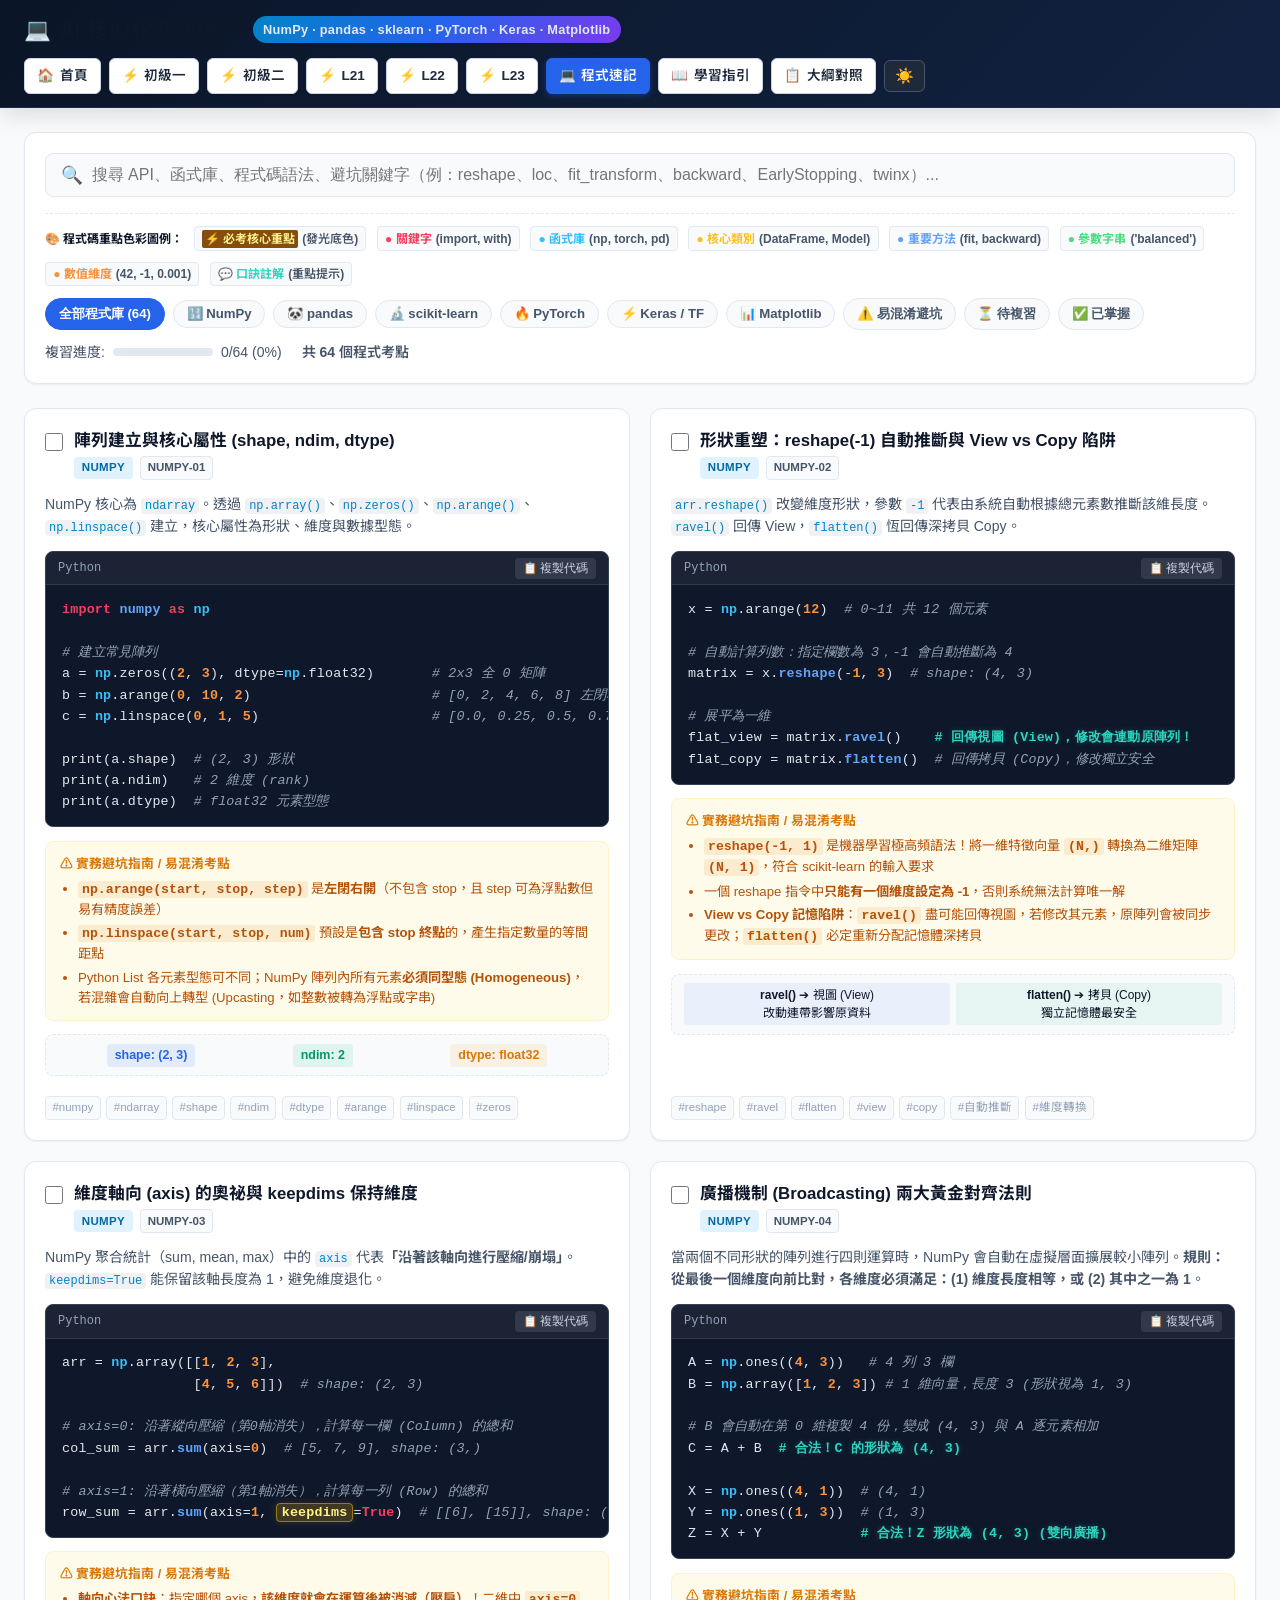
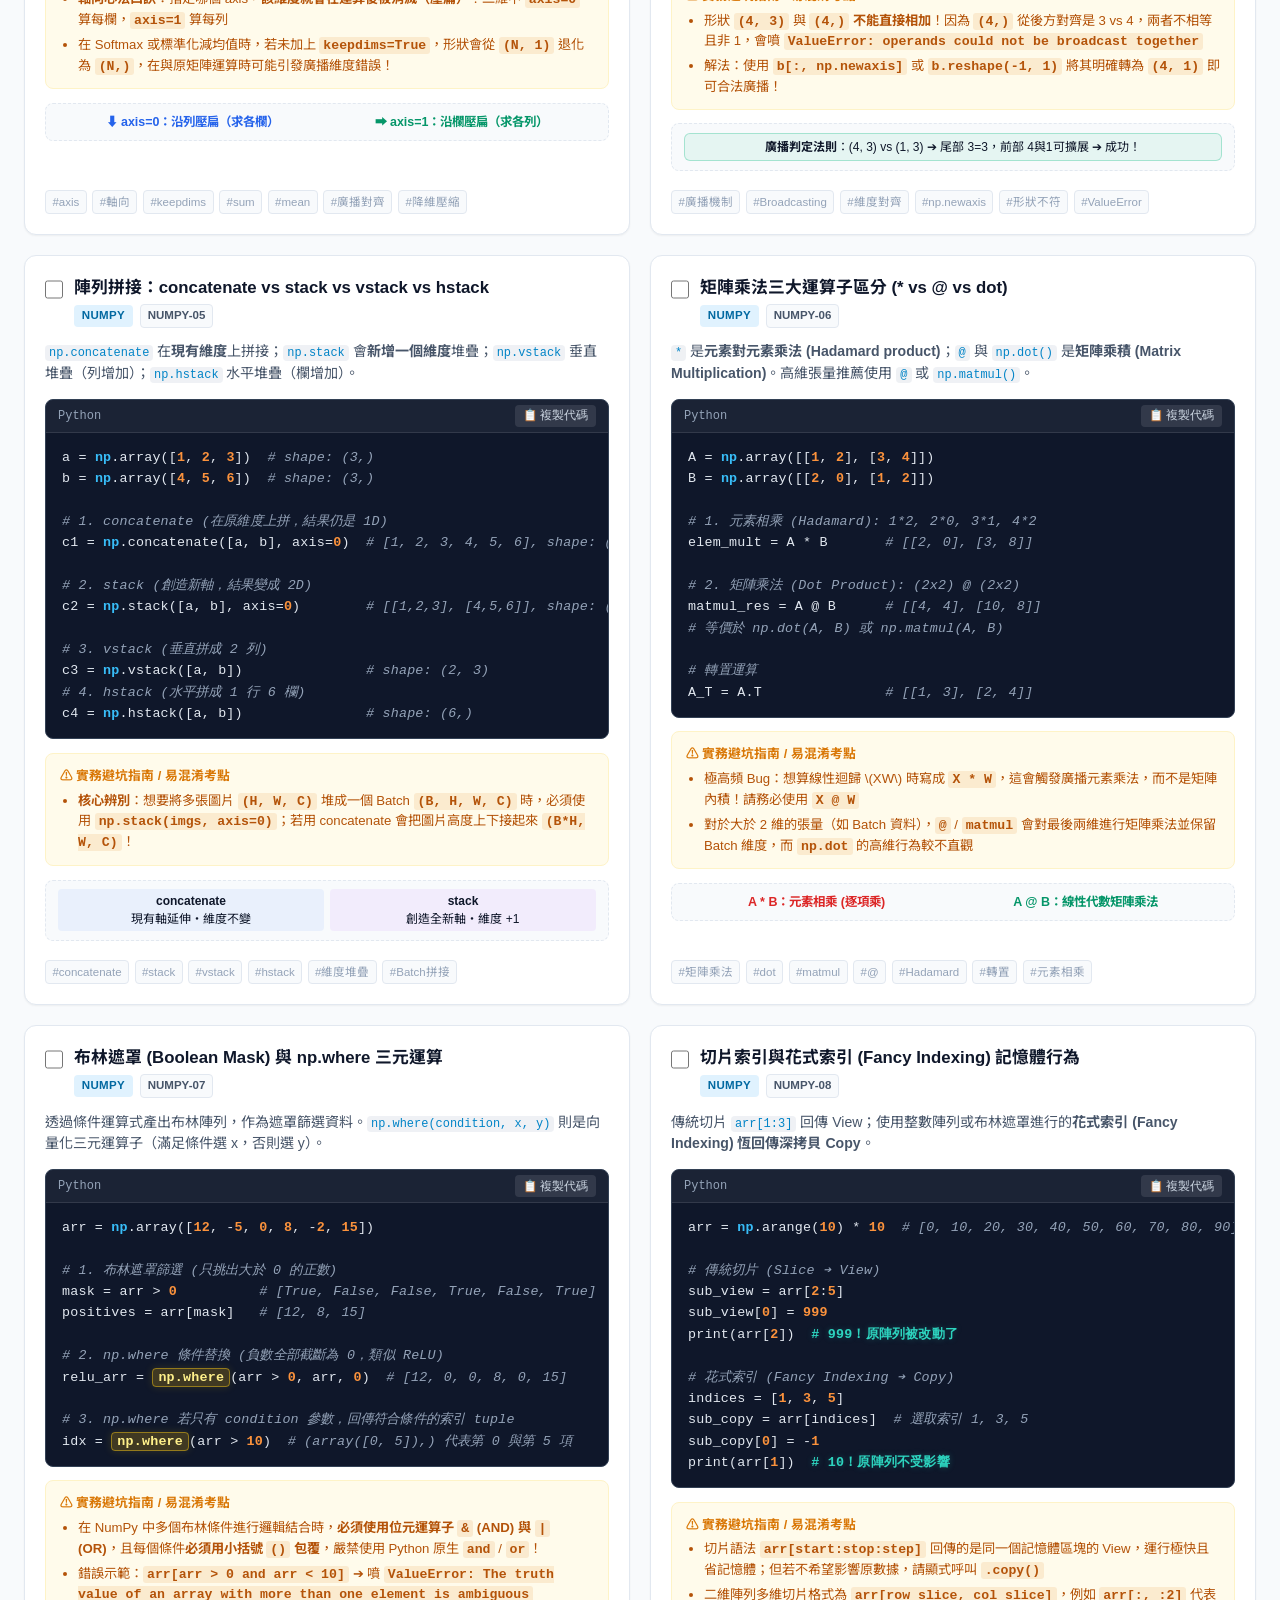
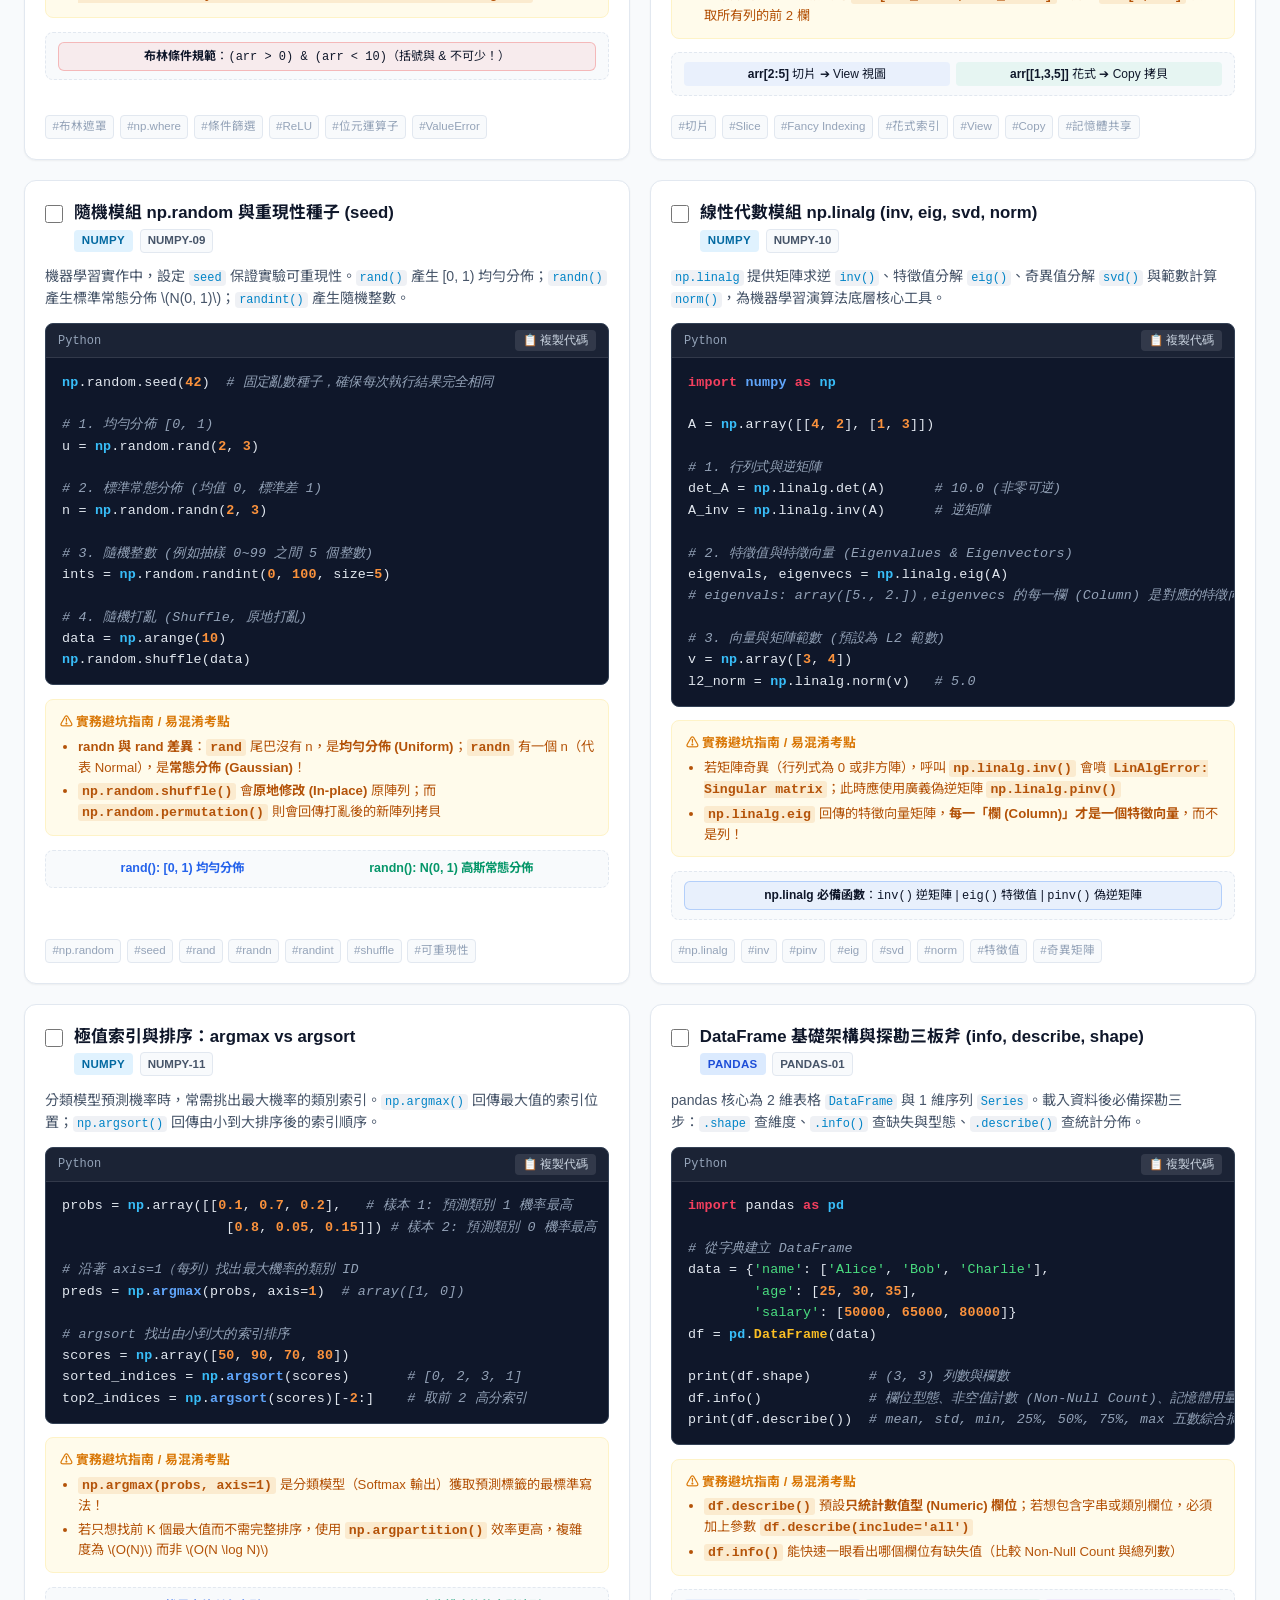
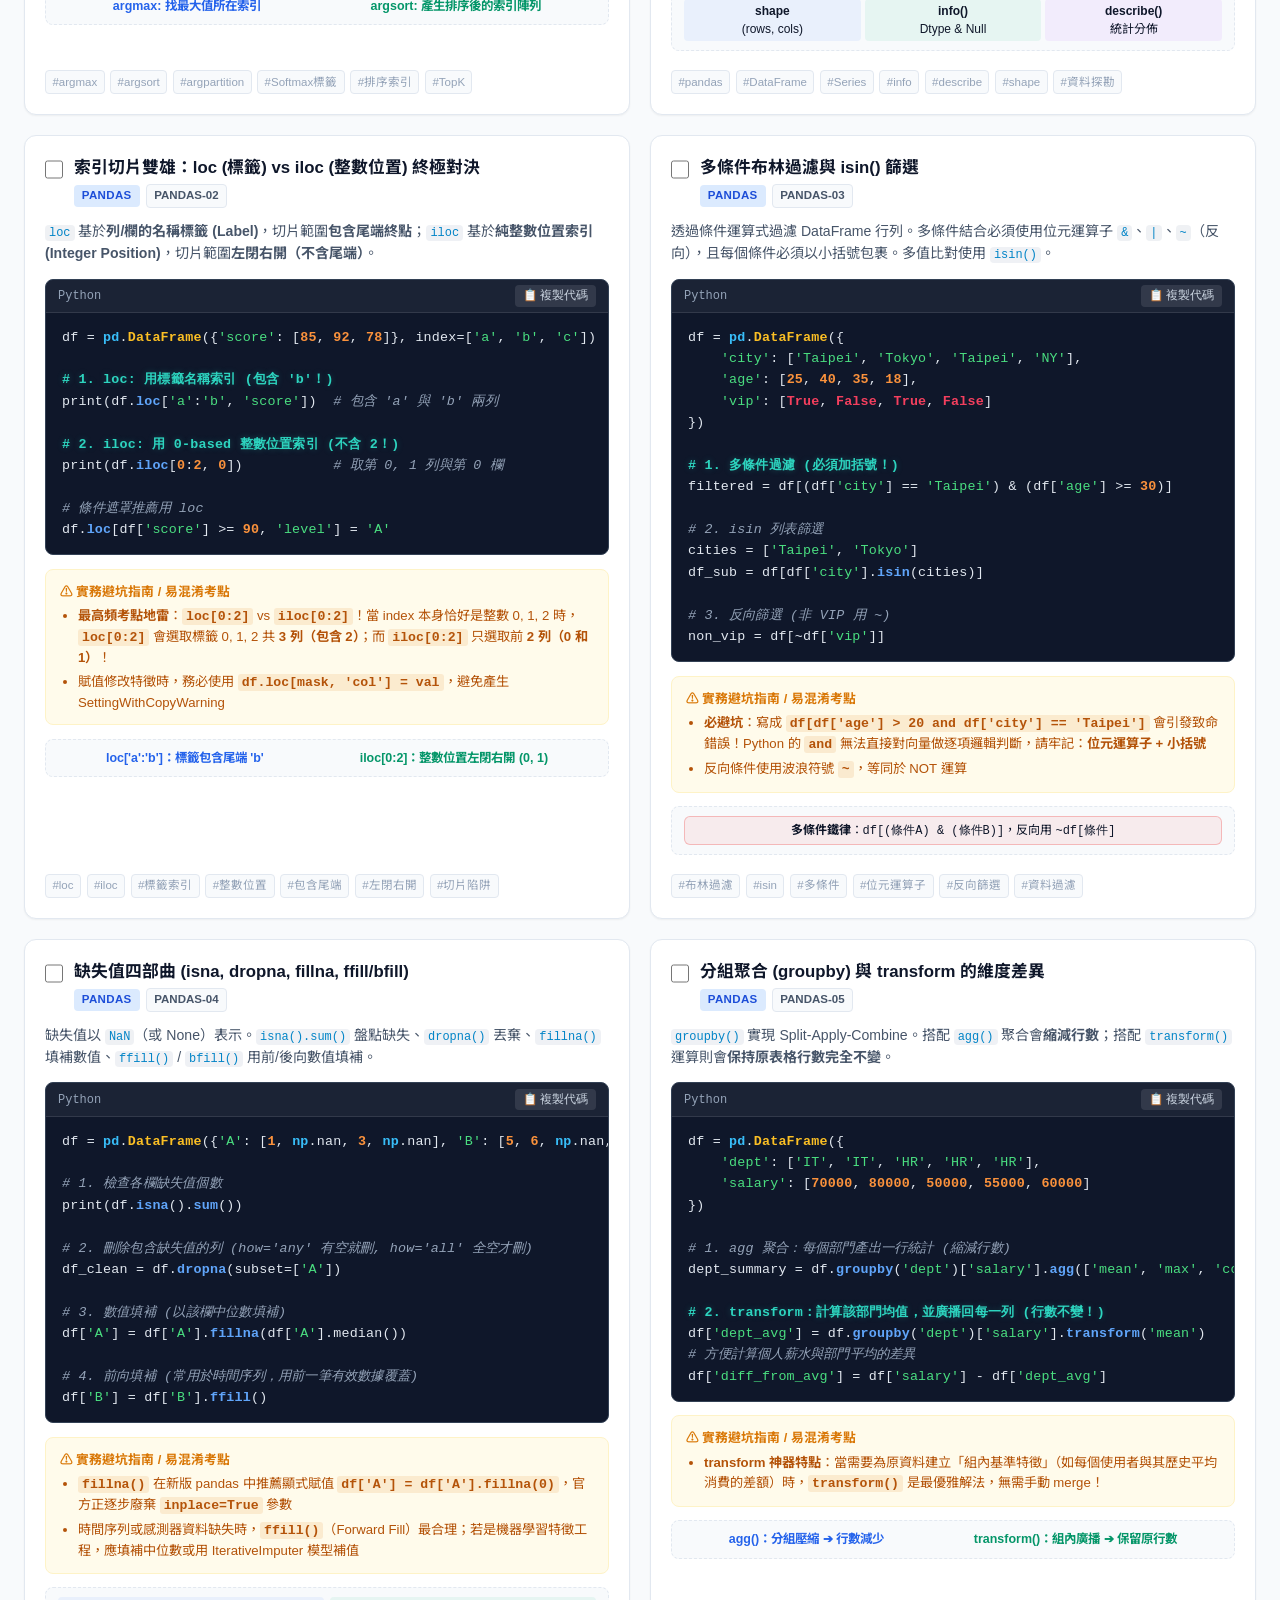
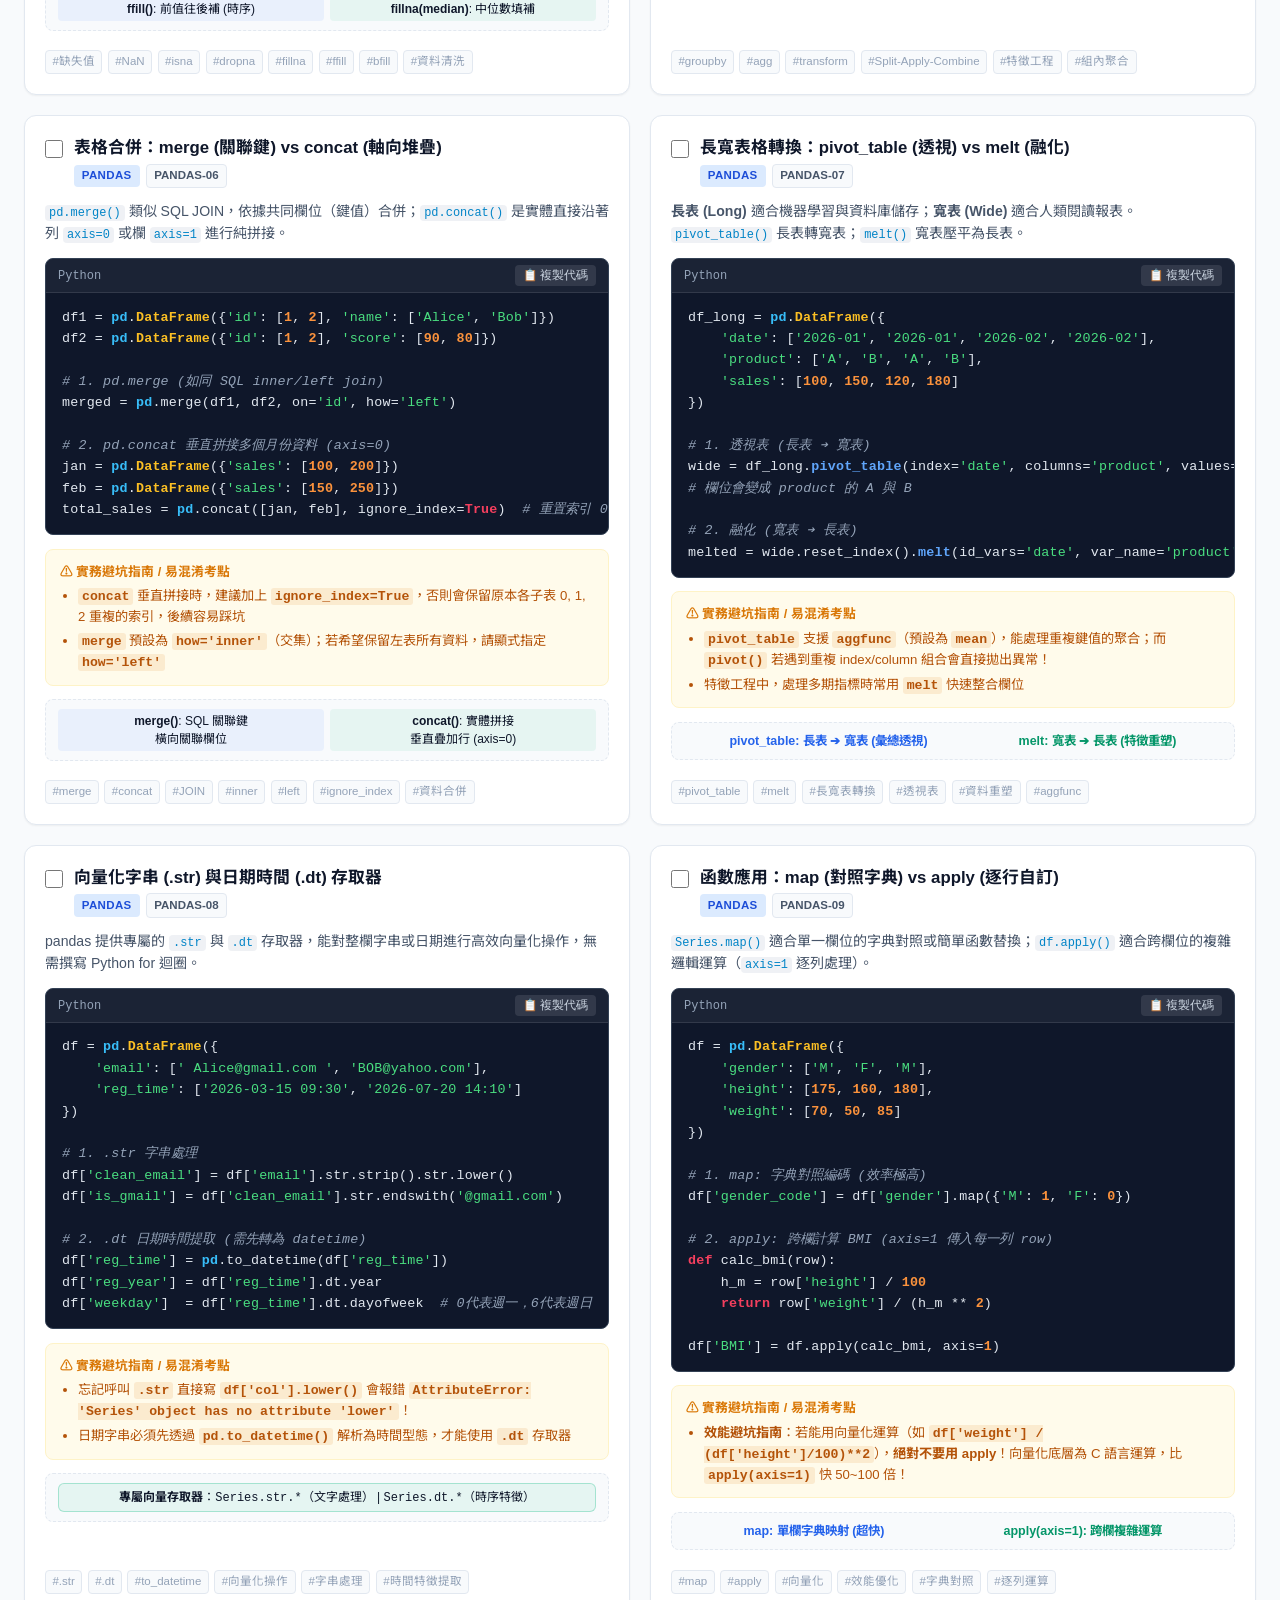
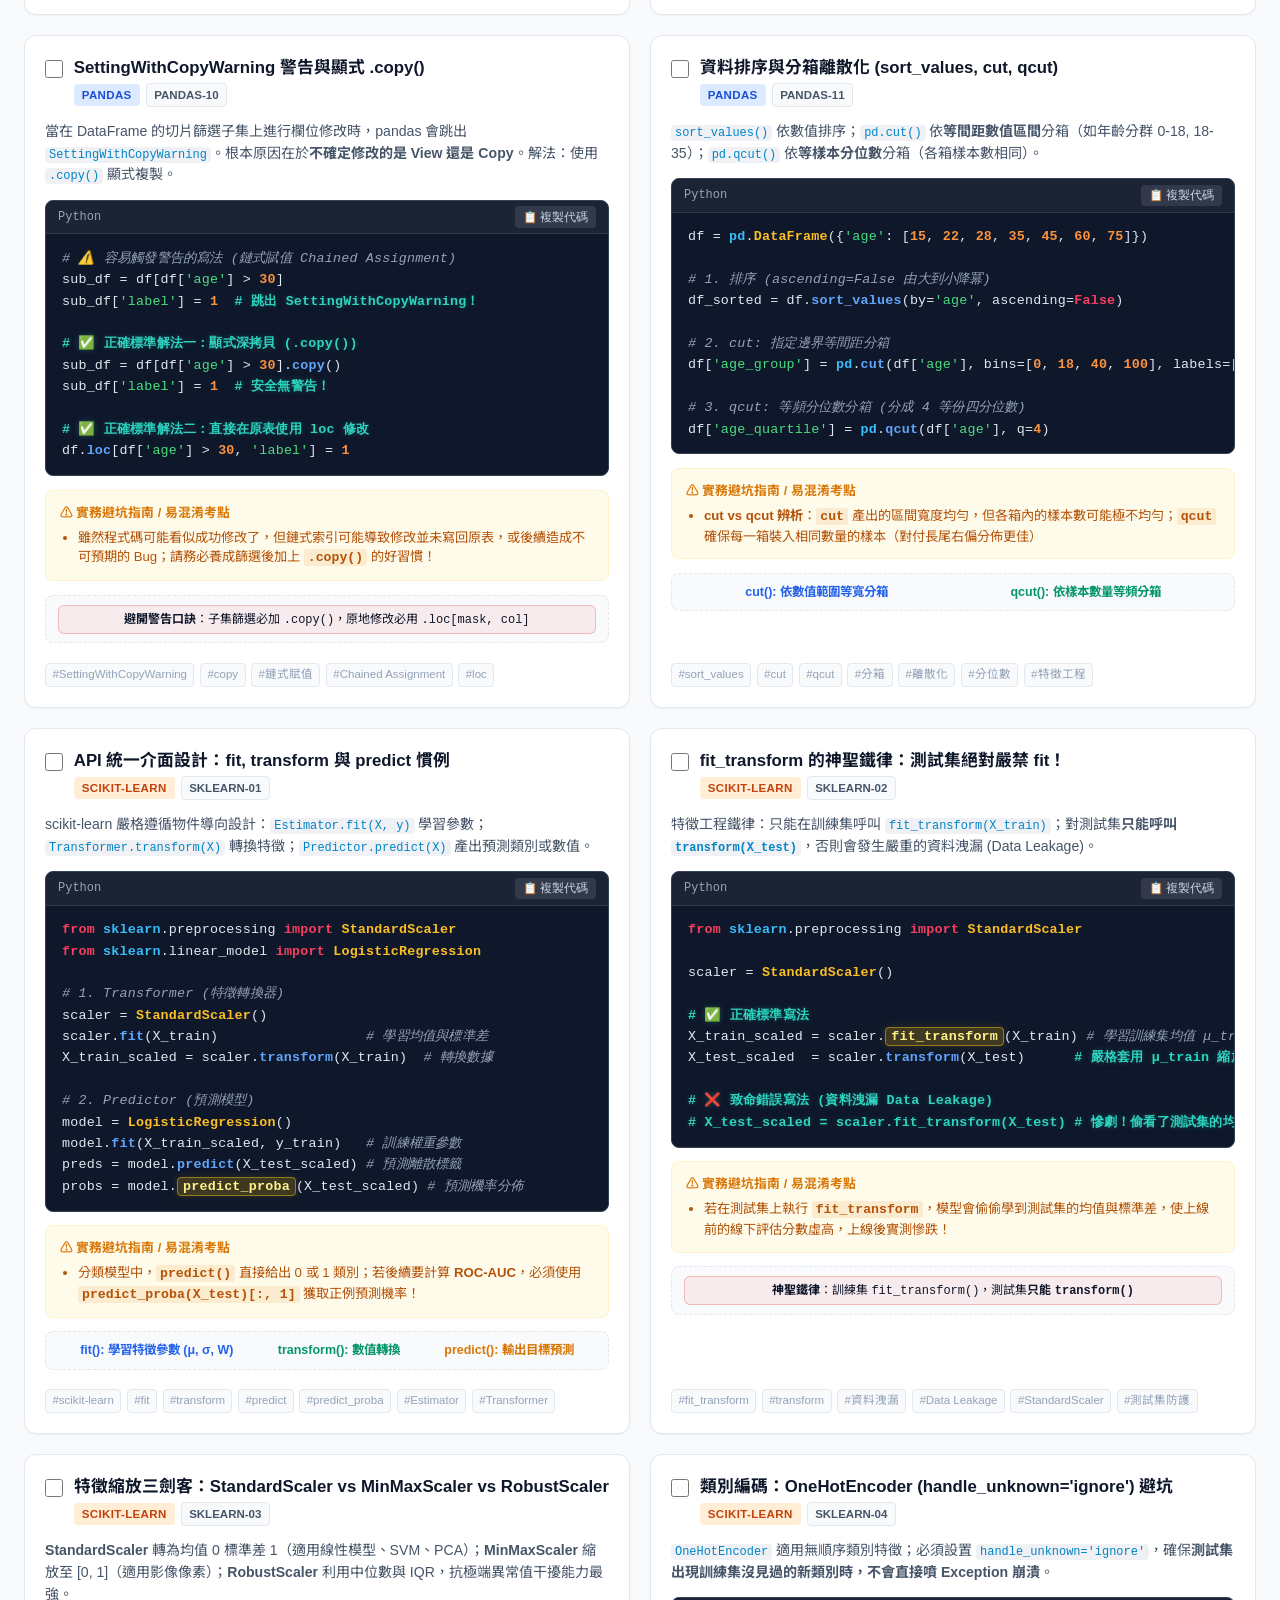
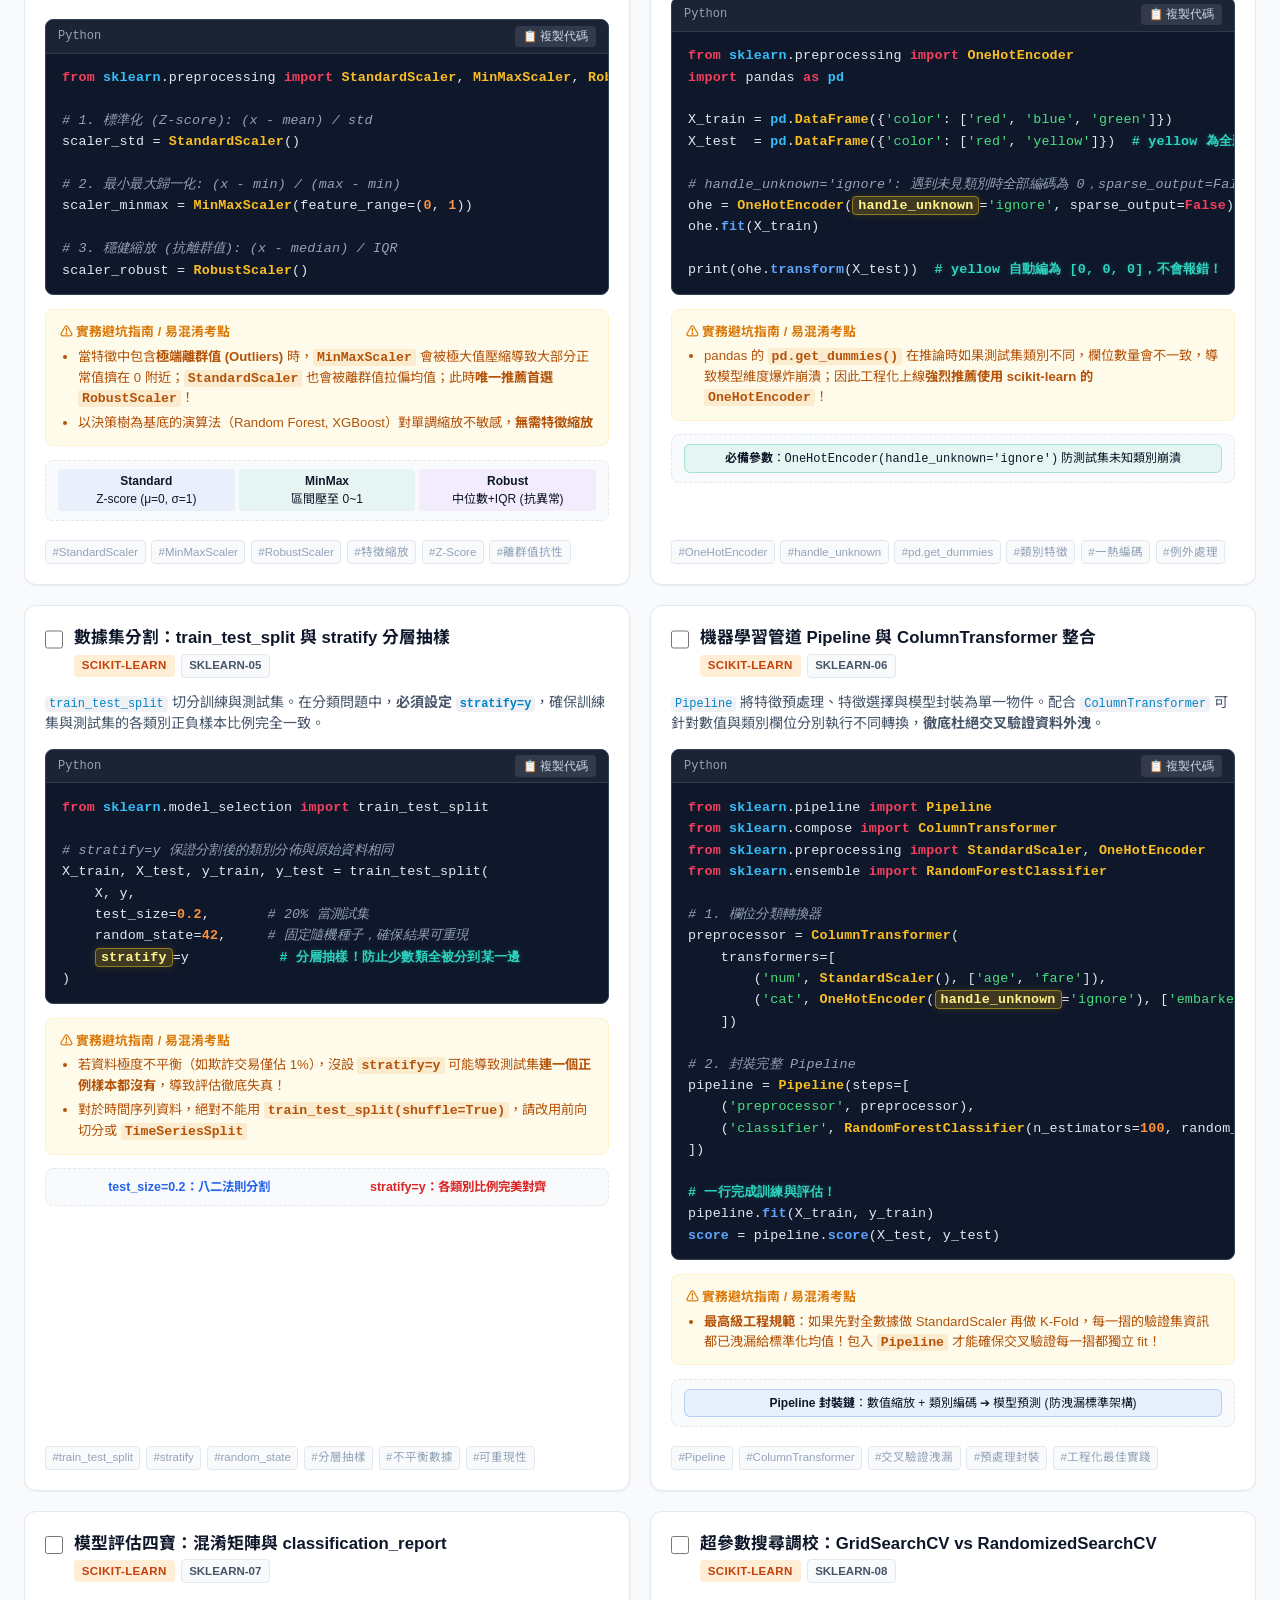
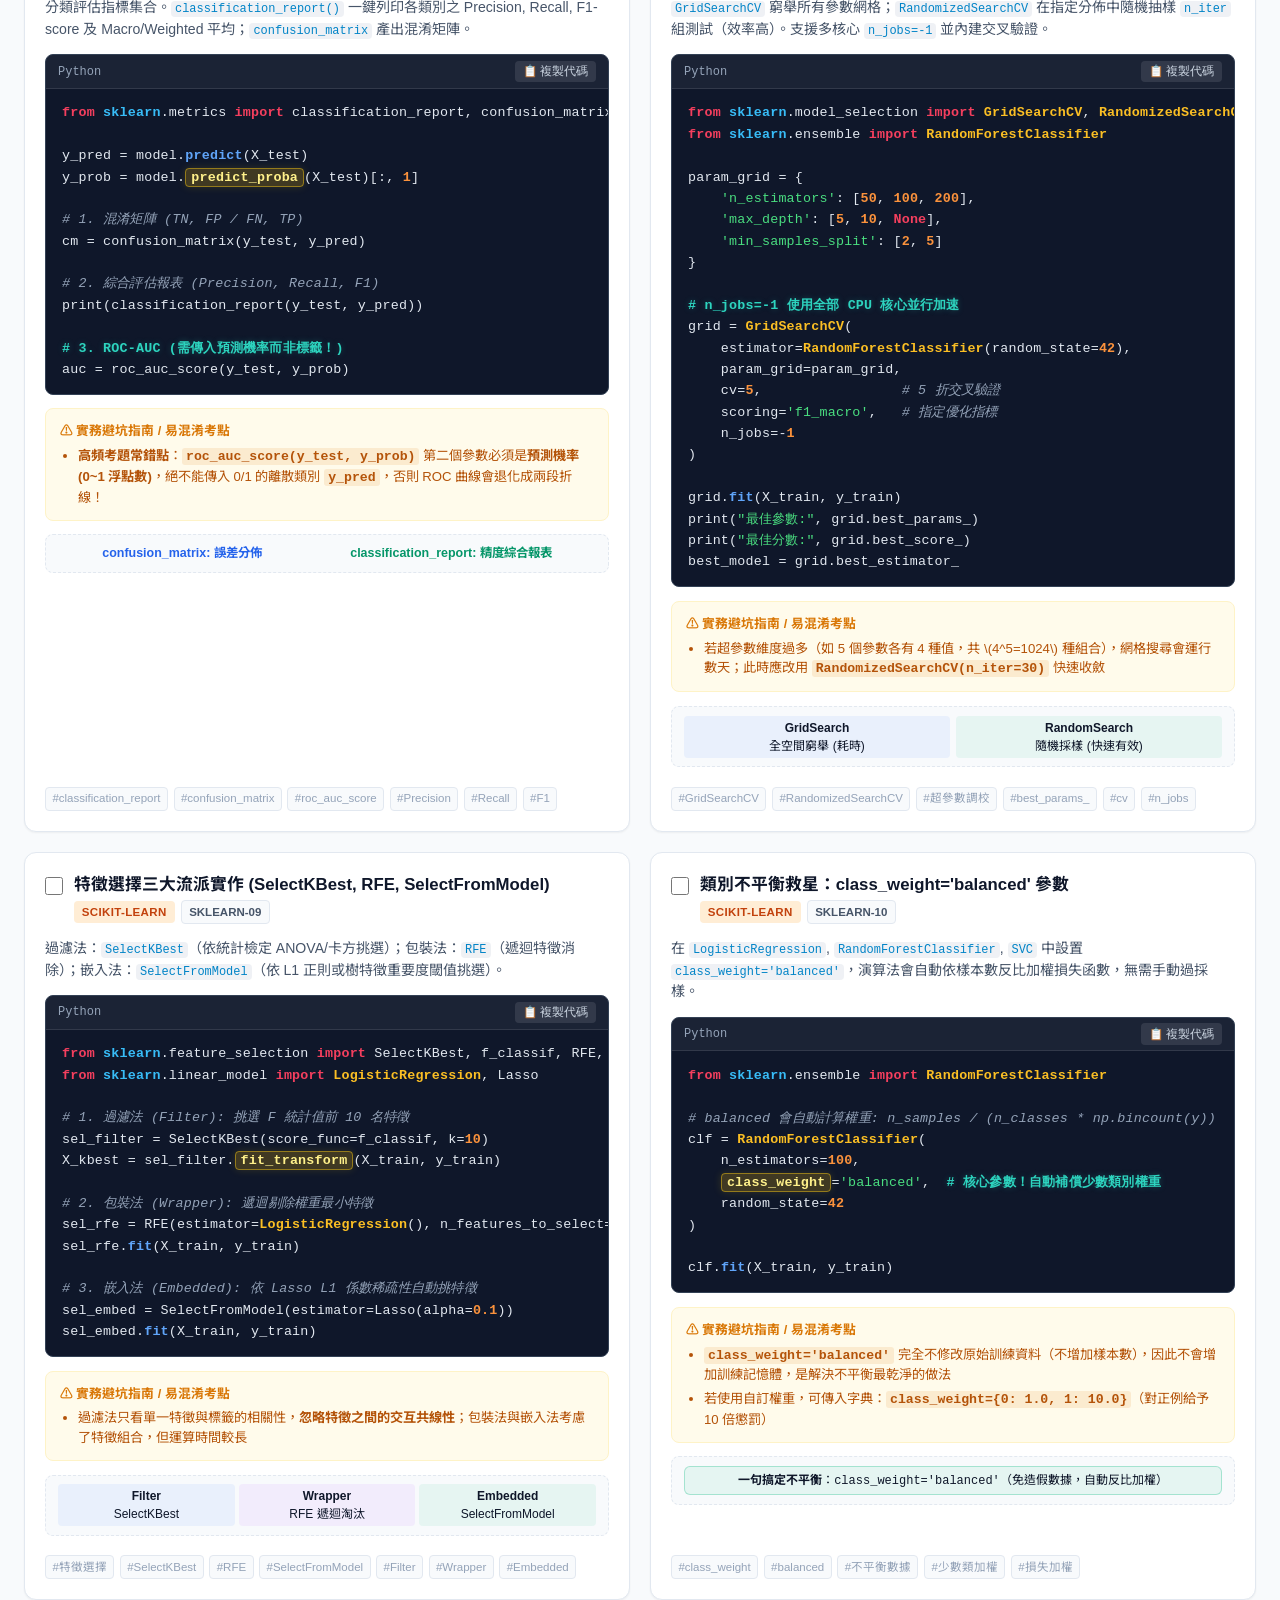
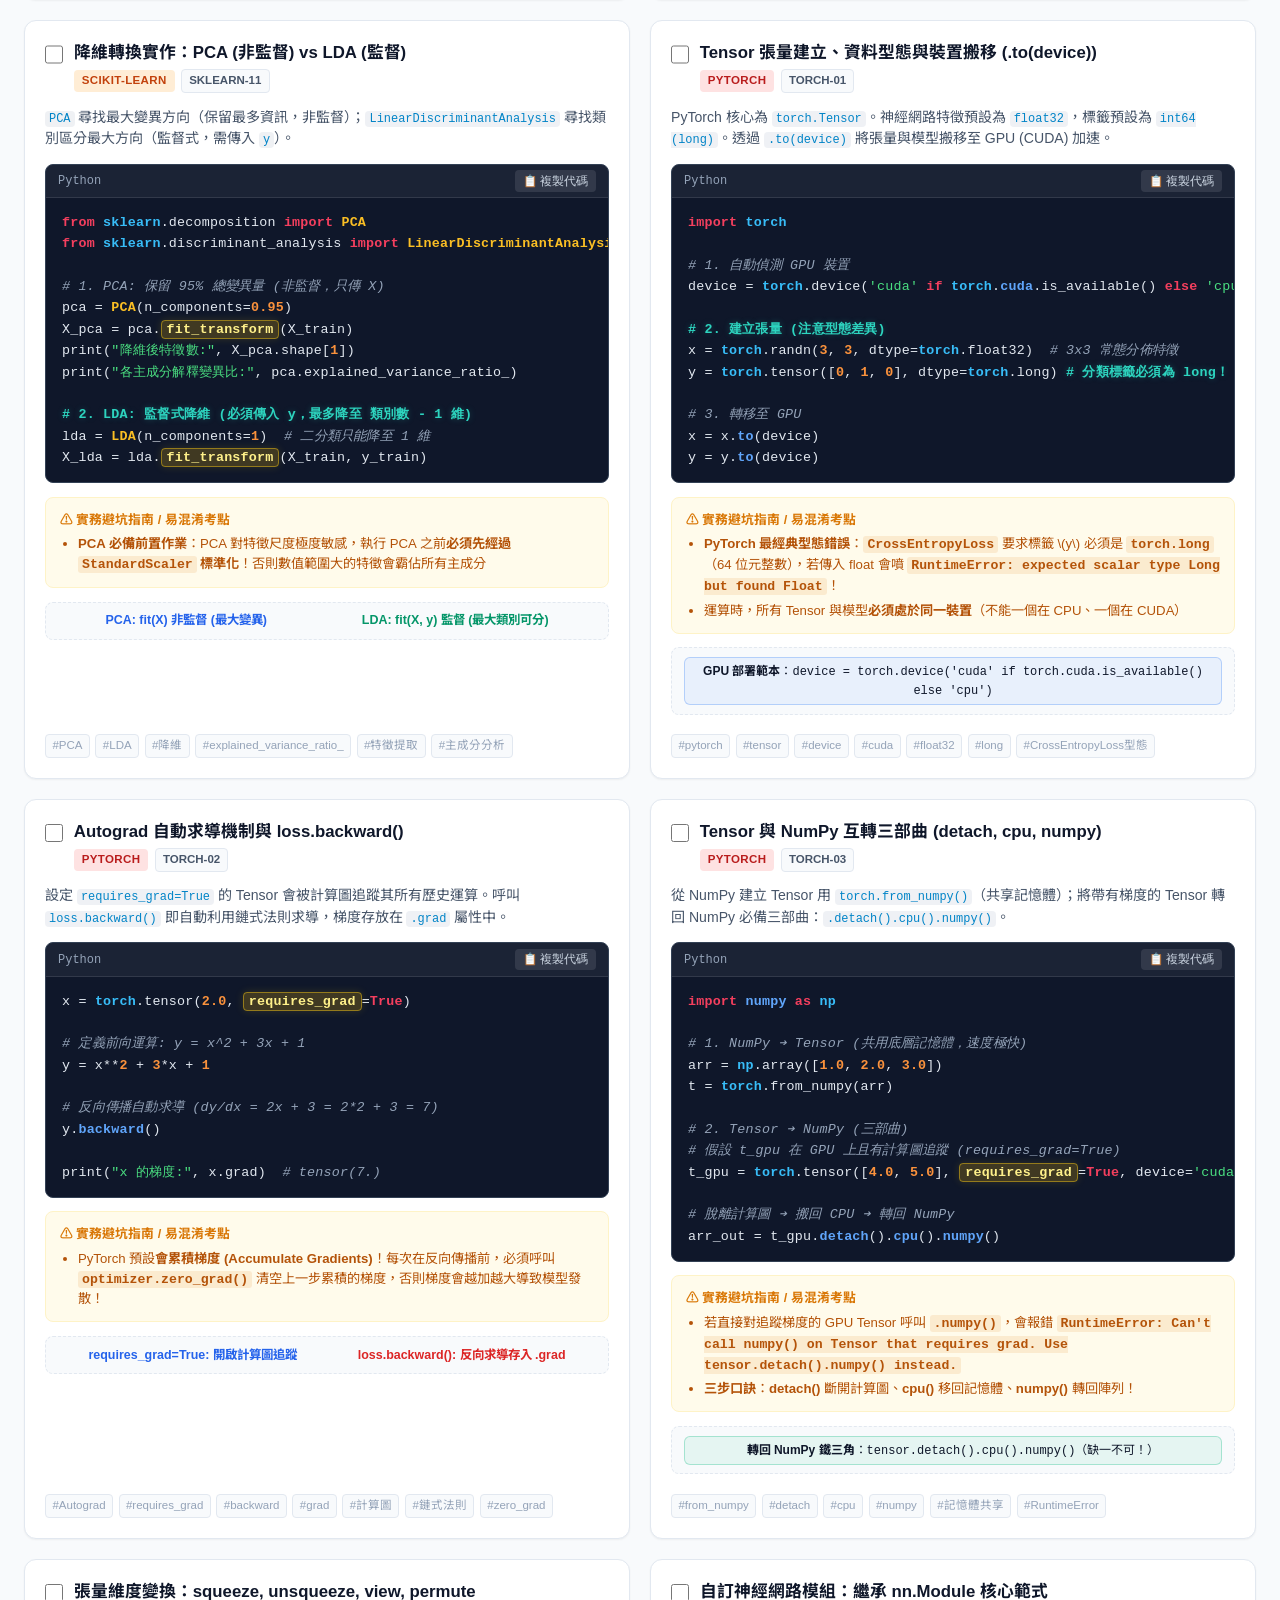
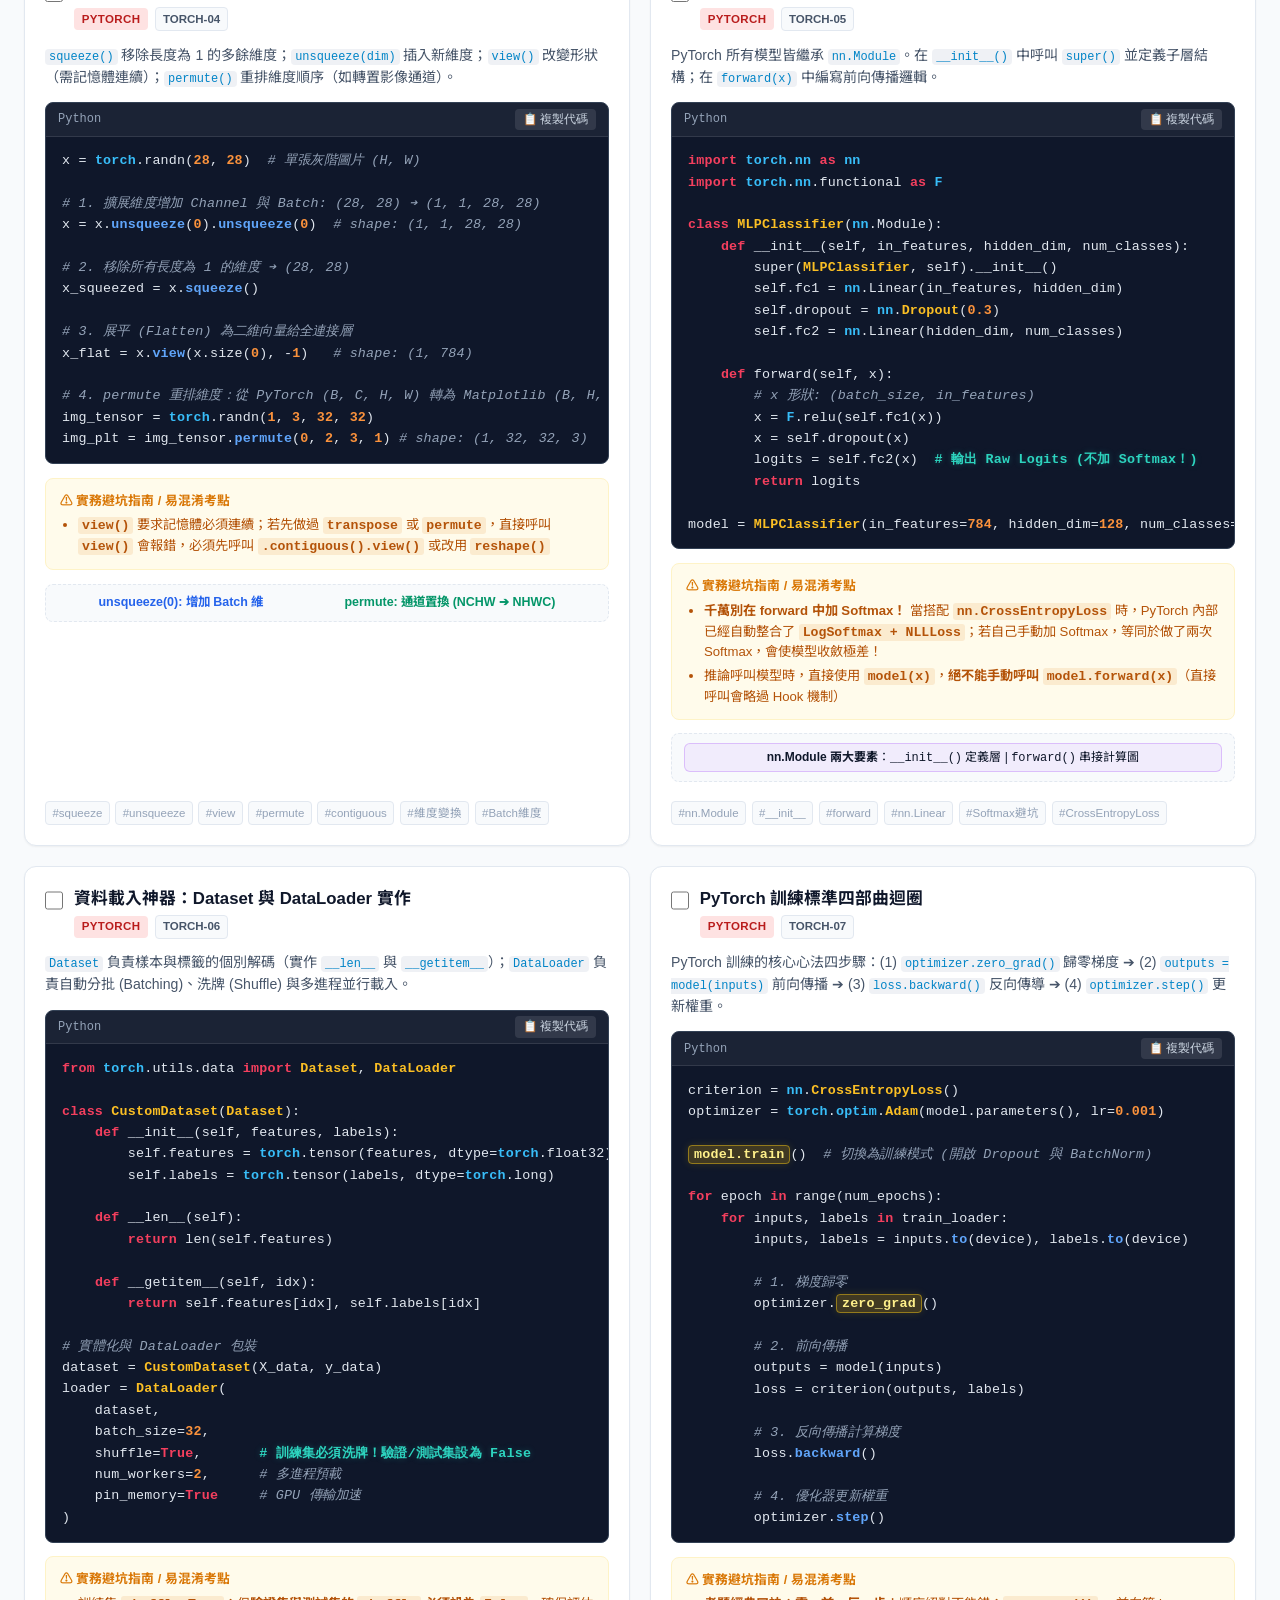
<file: quick_notes_coding.html>
<!DOCTYPE html>
<html lang="zh-Hant">
<head>
    <meta charset="UTF-8">
    <meta name="viewport" content="width=device-width, initial-scale=1.0">
    <title>AI 程式實戰速記 - NumPy / pandas / scikit-learn / PyTorch / Keras / Matplotlib</title>
    <link rel="stylesheet" href="styles.css">
    <style>
        :root {
            --card-border: #e2e8f0;
            --card-hover-border: #cbd5e1;
            --badge-blue-bg: #eff6ff;
            --badge-blue-text: #2563eb;
            --badge-green-bg: #ecfdf5;
            --badge-green-text: #059669;
            --warning-bg: #fffbeb;
            --warning-border: #fef3c7;
            --warning-text: #b45309;
            --warning-title: #d97706;
            --code-bg: #0f172a;
            --code-text: #e2e8f0;
        }

        [data-theme="dark"] {
            --card-border: #1e293b;
            --card-hover-border: #334155;
            --badge-blue-bg: #172554;
            --badge-blue-text: #60a5fa;
            --badge-green-bg: #064e3b;
            --badge-green-text: #34d399;
            --warning-bg: #291e0a;
            --warning-border: #451a03;
            --warning-text: #fcd34d;
            --warning-title: #fbbf24;
            --code-bg: #030712;
            --code-text: #f8fafc;
        }

        body {
            background-color: var(--bg-main);
            color: var(--text-primary);
            font-family: -apple-system, BlinkMacSystemFont, "Segoe UI", Roboto, "Helvetica Neue", Arial, "Noto Sans TC", sans-serif;
            margin: 0;
            padding: 0;
            line-height: 1.5;
        }

        /* Top Sticky Header */
        .notes-header-sticky {
            position: sticky;
            top: 0;
            z-index: 100;
            background-color: var(--bg-card);
            border-bottom: 1px solid var(--border-color);
            padding: 0.85rem 1.5rem;
            display: flex;
            align-items: center;
            justify-content: space-between;
            box-shadow: var(--shadow-sm);
            flex-wrap: wrap;
            gap: 0.75rem;
        }

        .notes-title-group {
            display: flex;
            align-items: center;
            gap: 0.75rem;
        }

        .notes-title-main {
            font-size: 1.35rem;
            font-weight: 800;
            color: var(--text-primary);
            display: flex;
            align-items: center;
            gap: 0.5rem;
            margin: 0;
        }

        .notes-subject-badge {
            background: linear-gradient(135deg, #0284c7 0%, #2563eb 50%, #7c3aed 100%);
            color: white;
            font-size: 0.8rem;
            font-weight: 700;
            padding: 0.25rem 0.65rem;
            border-radius: 9999px;
            letter-spacing: 0.02em;
        }

        .header-actions {
            display: flex;
            align-items: center;
            gap: 0.5rem;
            flex-wrap: wrap;
        }

        .nav-btn-link {
            display: inline-flex;
            align-items: center;
            gap: 0.35rem;
            padding: 0.4rem 0.8rem;
            font-size: 0.85rem;
            font-weight: 600;
            border-radius: 6px;
            text-decoration: none;
            color: #f8fafc;
            background: #1e293b;
            border: 1px solid #475569;
            transition: all 0.2s ease;
        }

        .nav-btn-link:hover {
            background: #334155;
            color: #ffffff;
            border-color: #64748b;
        }

        .nav-btn-link.active {
            background: var(--primary) !important;
            color: #ffffff !important;
            border-color: var(--primary) !important;
        }

        .theme-toggle-btn {
            background: #1e293b;
            border: 1px solid #475569;
            color: #f8fafc;
            padding: 0.4rem 0.65rem;
            border-radius: 6px;
            cursor: pointer;
            font-size: 0.95rem;
            display: flex;
            align-items: center;
            justify-content: center;
            transition: all 0.2s;
        }

        .theme-toggle-btn:hover {
            background: #334155;
        }

        /* Main Container */
        .notes-main-container {
            max-width: 1400px;
            margin: 0 auto;
            padding: 1.5rem 1.5rem 4rem;
        }

        /* Control Filter Panel */
        .control-panel {
            background-color: var(--bg-card);
            border: 1px solid var(--border-color);
            border-radius: 12px;
            padding: 1.25rem;
            margin-bottom: 1.5rem;
            box-shadow: var(--shadow-sm);
        }

        .search-row {
            position: relative;
            margin-bottom: 1rem;
        }

        .search-icon {
            position: absolute;
            left: 1rem;
            top: 50%;
            transform: translateY(-50%);
            font-size: 1.1rem;
            color: var(--text-muted);
            pointer-events: none;
        }

        .notes-search-input {
            width: 100%;
            padding: 0.75rem 2.85rem 0.75rem 2.85rem;
            font-size: 1rem;
            border: 1px solid var(--border-color);
            border-radius: 8px;
            background-color: var(--bg-main);
            color: var(--text-primary);
            box-sizing: border-box;
            outline: none;
            transition: border-color 0.2s, box-shadow 0.2s;
        }

        .notes-search-input:focus {
            border-color: var(--primary);
            box-shadow: 0 0 0 3px rgba(37, 99, 235, 0.15);
        }

        .btn-clear-search {
            position: absolute;
            right: 0.85rem;
            top: 50%;
            transform: translateY(-50%);
            background: transparent;
            border: none;
            color: var(--text-muted);
            font-size: 1.25rem;
            cursor: pointer;
            display: none;
        }

        .btn-clear-search.show {
            display: block;
        }

        .filter-tags-row {
            display: flex;
            align-items: center;
            justify-content: space-between;
            flex-wrap: wrap;
            gap: 0.75rem;
        }

        .pills-group {
            display: flex;
            align-items: center;
            flex-wrap: wrap;
            gap: 0.5rem;
        }

        .filter-pill {
            background-color: var(--bg-main);
            color: var(--text-secondary);
            border: 1px solid var(--border-color);
            padding: 0.35rem 0.8rem;
            border-radius: 9999px;
            font-size: 0.825rem;
            font-weight: 600;
            cursor: pointer;
            transition: all 0.2s ease;
            user-select: none;
        }

        .filter-pill:hover {
            border-color: var(--primary);
            color: var(--primary);
        }

        .filter-pill.active {
            background-color: var(--primary);
            color: white;
            border-color: var(--primary);
        }

        .filter-pill.warning-pill.active {
            background-color: #d97706;
            border-color: #d97706;
            color: white;
        }

        .stats-counter-group {
            display: flex;
            align-items: center;
            gap: 1.25rem;
            font-size: 0.875rem;
            color: var(--text-secondary);
        }

        .progress-indicator {
            display: flex;
            align-items: center;
            gap: 0.5rem;
        }

        .progress-pill-bar {
            width: 100px;
            height: 8px;
            background-color: var(--border-color);
            border-radius: 9999px;
            overflow: hidden;
        }

        .progress-pill-fill {
            height: 100%;
            background-color: #10b981;
            width: 0%;
            transition: width 0.3s ease;
        }

        .total-counter-text {
            font-weight: 600;
        }

        /* Note Cards Grid */
        .notes-grid {
            display: grid;
            grid-template-columns: repeat(auto-fill, minmax(420px, 1fr));
            gap: 1.25rem;
        }

        @media (max-width: 900px) {
            .notes-grid {
                grid-template-columns: 1fr;
            }
        }

        .note-card {
            background-color: var(--bg-card);
            border: 1px solid var(--card-border);
            border-radius: 12px;
            padding: 1.25rem;
            display: flex;
            flex-direction: column;
            gap: 0.85rem;
            transition: transform 0.2s ease, box-shadow 0.2s ease, border-color 0.2s ease;
            position: relative;
            box-shadow: var(--shadow-sm);
        }

        .note-card:hover {
            transform: translateY(-2px);
            box-shadow: var(--shadow-md);
            border-color: var(--card-hover-border);
        }

        .note-card.mastered {
            opacity: 0.75;
            border-color: #10b981;
            background-color: rgba(16, 185, 129, 0.03);
        }

        .note-card-header {
            display: flex;
            align-items: flex-start;
            justify-content: space-between;
            gap: 0.5rem;
        }

        .header-left {
            display: flex;
            align-items: flex-start;
            gap: 0.65rem;
            flex: 1;
        }

        .custom-checkbox {
            margin-top: 0.25rem;
            width: 1.15rem;
            height: 1.15rem;
            accent-color: #10b981;
            cursor: pointer;
            flex-shrink: 0;
        }

        .title-block {
            display: flex;
            flex-direction: column;
            gap: 0.25rem;
        }

        .card-topic-title {
            font-size: 1.05rem;
            font-weight: 700;
            color: var(--text-primary);
            margin: 0;
            line-height: 1.4;
        }

        .badges-row {
            display: flex;
            align-items: center;
            gap: 0.4rem;
            flex-wrap: wrap;
        }

        .lib-badge {
            font-size: 0.72rem;
            font-weight: 800;
            padding: 0.15rem 0.5rem;
            border-radius: 4px;
            text-transform: uppercase;
            letter-spacing: 0.03em;
        }

        .lib-numpy { background: #e0f2fe; color: #0369a1; }
        .lib-pandas { background: #dbeafe; color: #1d4ed8; }
        .lib-sklearn { background: #ffedd5; color: #c2410c; }
        .lib-pytorch { background: #fee2e2; color: #b91c1c; }
        .lib-keras { background: #fae8ff; color: #a21caf; }
        .lib-matplotlib { background: #dcfce7; color: #15803d; }

        [data-theme="dark"] .lib-numpy { background: #082f49; color: #38bdf8; }
        [data-theme="dark"] .lib-pandas { background: #1e3a8a; color: #93c5fd; }
        [data-theme="dark"] .lib-sklearn { background: #431407; color: #fb923c; }
        [data-theme="dark"] .lib-pytorch { background: #450a0a; color: #f87171; }
        [data-theme="dark"] .lib-keras { background: #4a044e; color: #f472b6; }
        [data-theme="dark"] .lib-matplotlib { background: #052e16; color: #4ade80; }

        .code-tag-badge {
            background-color: var(--bg-main);
            color: var(--text-secondary);
            font-size: 0.72rem;
            font-weight: 600;
            padding: 0.15rem 0.45rem;
            border-radius: 4px;
            border: 1px solid var(--border-color);
        }

        /* Summary text */
        .card-summary {
            font-size: 0.88rem;
            color: var(--text-secondary);
            line-height: 1.55;
            margin: 0;
        }

        .card-summary code {
            background: rgba(148, 163, 184, 0.15);
            padding: 1px 4px;
            border-radius: 4px;
            font-family: Consolas, monospace;
            font-size: 0.85em;
            color: #0284c7;
        }

        /* Code Snippet Box */
        .code-snippet-box {
            background-color: var(--code-bg);
            border-radius: 8px;
            overflow: hidden;
            border: 1px solid #334155;
            position: relative;
        }

        .code-header-bar {
            display: flex;
            align-items: center;
            justify-content: space-between;
            padding: 0.35rem 0.75rem;
            background: rgba(255, 255, 255, 0.05);
            border-bottom: 1px solid rgba(255, 255, 255, 0.1);
            font-size: 0.75rem;
            color: #94a3b8;
            font-family: Consolas, monospace;
        }

        .btn-copy-code {
            background: rgba(255, 255, 255, 0.1);
            border: none;
            color: #cbd5e1;
            padding: 0.2rem 0.5rem;
            border-radius: 4px;
            font-size: 0.72rem;
            cursor: pointer;
            transition: all 0.2s;
            display: flex;
            align-items: center;
            gap: 0.25rem;
        }

        .btn-copy-code:hover {
            background: rgba(255, 255, 255, 0.2);
            color: white;
        }

        .code-pre {
            margin: 0;
            padding: 0.85rem 1rem;
            overflow-x: auto;
            font-family: "Fira Code", Consolas, "Courier New", monospace;
            font-size: 0.835rem;
            line-height: 1.6;
            color: #e2e8f0;
            letter-spacing: 0.015em;
        }

        /* 程式碼語法高亮與重點色彩標籤 */
        .tok-kw {
            color: #f43f5e; /* 關鍵字：玫瑰紅 */
            font-weight: 700;
        }

        .tok-mod {
            color: #38bdf8; /* 核心函式庫 (np, pd, torch, plt): 天藍 */
            font-weight: 700;
        }

        .tok-class {
            color: #fbbf24; /* 核心類別 (DataFrame, StandardScaler): 琥珀金 */
            font-weight: 700;
        }

        .tok-fn {
            color: #60a5fa; /* 重要方法函數 (fit, backward, reshape): 亮藍 */
            font-weight: 600;
        }

        /* 考點必背核心參數 / 關鍵方法 (醒目亮黃 + 發光底色 + 粗體) */
        .tok-key-highlight {
            color: #fef08a !important;
            background: rgba(234, 179, 8, 0.22);
            border: 1px solid rgba(250, 204, 21, 0.45);
            padding: 1px 5px;
            border-radius: 4px;
            font-weight: 800 !important;
            box-shadow: 0 0 8px rgba(250, 204, 21, 0.15);
        }

        .tok-str {
            color: #4ade80; /* 字串參數 ('balanced', 'same'): 翡翠綠 */
        }

        .tok-num {
            color: #fb923c; /* 數值常數 (-1, 42, 0.001): 活力橘 */
            font-weight: 600;
        }

        .tok-comment {
            color: #94a3b8; /* 一般註解: 銀灰斜體 */
            font-style: italic;
        }

        .tok-comment-highlight {
            color: #2dd4bf; /* 核心考點提示註解: 明亮青綠加粗 */
            font-style: normal;
            font-weight: 700;
            text-shadow: 0 0 6px rgba(45, 212, 191, 0.25);
        }

        /* 程式碼色彩圖例列 */
        .code-legend-bar {
            display: flex;
            align-items: center;
            gap: 0.65rem;
            flex-wrap: wrap;
            margin-top: 0.75rem;
            padding-top: 0.75rem;
            border-top: 1px dashed var(--border-color);
            font-size: 0.75rem;
            color: var(--text-secondary);
        }

        .legend-tag {
            display: inline-flex;
            align-items: center;
            gap: 0.25rem;
            padding: 0.15rem 0.45rem;
            border-radius: 4px;
            background: var(--bg-main);
            border: 1px solid var(--border-color);
            font-weight: 600;
        }

        .dot-kw { color: #f43f5e; }
        .dot-mod { color: #38bdf8; }
        .dot-class { color: #fbbf24; }
        .dot-fn { color: #60a5fa; }
        .dot-kh { color: #fef08a; background: #854d0e; padding: 0 3px; border-radius: 2px; }
        .dot-str { color: #4ade80; }
        .dot-num { color: #fb923c; }
        .dot-cmt { color: #2dd4bf; }

        /* Confusing Box */
        .confusing-box {
            background-color: var(--warning-bg);
            border: 1px solid var(--warning-border);
            border-radius: 8px;
            padding: 0.75rem 0.85rem;
        }

        .confusing-title {
            font-size: 0.8rem;
            font-weight: 700;
            color: var(--warning-title);
            display: flex;
            align-items: center;
            gap: 0.35rem;
            margin-bottom: 0.35rem;
        }

        .confusing-list {
            margin: 0;
            padding-left: 1.15rem;
            font-size: 0.825rem;
            color: var(--warning-text);
            line-height: 1.5;
        }

        .confusing-list li {
            margin-bottom: 0.25rem;
        }

        .confusing-list li:last-child {
            margin-bottom: 0;
        }

        .confusing-list code {
            background: rgba(217, 119, 6, 0.12);
            padding: 1px 4px;
            border-radius: 3px;
            font-family: Consolas, monospace;
            font-weight: 700;
        }

        /* Visual Box */
        .visual-diagram-box {
            background-color: var(--bg-main);
            border: 1px dashed var(--border-color);
            border-radius: 8px;
            padding: 0.55rem 0.75rem;
        }

        /* Keywords Footer */
        .keywords-row {
            display: flex;
            align-items: center;
            gap: 0.35rem;
            flex-wrap: wrap;
            margin-top: auto;
            padding-top: 0.35rem;
        }

        .kw-tag {
            font-size: 0.72rem;
            color: var(--text-muted);
            background: var(--bg-main);
            padding: 0.15rem 0.4rem;
            border-radius: 4px;
            border: 1px solid var(--border-color);
        }

        .empty-results-box {
            grid-column: 1 / -1;
            text-align: center;
            padding: 4rem 1rem;
            color: var(--text-secondary);
        }

        .empty-icon {
            font-size: 3rem;
            margin-bottom: 1rem;
            opacity: 0.5;
        }
    </style>
</head>
<body>
    <!-- Top Sticky Header -->
    <header class="notes-header-sticky">
        <div class="notes-title-group">
            <h1 class="notes-title-main">
                <span>💻</span> AI 核心程式庫速記
            </h1>
            <span class="notes-subject-badge">NumPy · pandas · sklearn · PyTorch · Keras · Matplotlib</span>
        </div>
        <div class="header-actions">
            <a href="index.html" class="nav-btn-link" title="返回首頁測驗">
                <span>🏠</span> 首頁
            </a>
            <a href="quick_notes_l11.html" class="nav-btn-link" title="初級科目一考點速記">
                <span>⚡</span> 初級一
            </a>
            <a href="quick_notes_l12.html" class="nav-btn-link" title="初級科目二考點速記">
                <span>⚡</span> 初級二
            </a>
            <a href="quick_notes_l21.html" class="nav-btn-link" title="中級科目1考點速記">
                <span>⚡</span> L21
            </a>
            <a href="quick_notes_l22.html" class="nav-btn-link" title="中級科目2考點速記">
                <span>⚡</span> L22
            </a>
            <a href="quick_notes_l23.html" class="nav-btn-link" title="中級科目3考點速記">
                <span>⚡</span> L23
            </a>
            <a href="quick_notes_coding.html" class="nav-btn-link active" title="AI 核心程式庫重點整理速記">
                <span>💻</span> 程式速記
            </a>
            <a href="study_guide_notes.html" class="nav-btn-link" title="官方學習指引一頁式重點速記">
                <span>📖</span> 學習指引
            </a>
            <a href="syllabus.html" class="nav-btn-link" title="考試評鑑大綱對照表">
                <span>📋</span> 大綱對照
            </a>
            <button id="theme-toggle" class="theme-toggle-btn" title="切換深淺色模式">
                <span id="sun-icon">☀️</span>
                <span id="moon-icon" class="hidden">🌙</span>
            </button>
        </div>
    </header>

    <!-- Main Container -->
    <main class="notes-main-container">
        <!-- Control Filter Box -->
        <div class="control-panel">
            <div class="search-row">
                <span class="search-icon">🔍</span>
                <input type="text" id="keyword-search-input" class="notes-search-input" placeholder="搜尋 API、函式庫、程式碼語法、避坑關鍵字（例：reshape、loc、fit_transform、backward、EarlyStopping、twinx）...">
                <button class="btn-clear-search" id="btn-clear-search" title="清除搜尋">&times;</button>
            </div>

            <!-- Code Color Legend -->
            <div class="code-legend-bar">
                <span style="font-weight: 700; color: var(--text-primary);">🎨 程式碼重點色彩圖例：</span>
                <span class="legend-tag"><b class="dot-kh">⚡ 必考核心重點</b> (發光底色)</span>
                <span class="legend-tag"><b class="dot-kw">● 關鍵字</b> (import, with)</span>
                <span class="legend-tag"><b class="dot-mod">● 函式庫</b> (np, torch, pd)</span>
                <span class="legend-tag"><b class="dot-class">● 核心類別</b> (DataFrame, Model)</span>
                <span class="legend-tag"><b class="dot-fn">● 重要方法</b> (fit, backward)</span>
                <span class="legend-tag"><b class="dot-str">● 參數字串</b> ('balanced')</span>
                <span class="legend-tag"><b class="dot-num">● 數值維度</b> (42, -1, 0.001)</span>
                <span class="legend-tag"><b class="dot-cmt">💬 口訣註解</b> (重點提示)</span>
            </div>

            <div class="filter-tags-row" style="margin-top: 0.75rem;">
                <div class="pills-group">
                    <button class="filter-pill active" data-category="all">全部程式庫 (64)</button>
                    <button class="filter-pill" data-category="numpy">🔢 NumPy</button>
                    <button class="filter-pill" data-category="pandas">🐼 pandas</button>
                    <button class="filter-pill" data-category="sklearn">🔬 scikit-learn</button>
                    <button class="filter-pill" data-category="pytorch">🔥 PyTorch</button>
                    <button class="filter-pill" data-category="keras">⚡ Keras / TF</button>
                    <button class="filter-pill" data-category="matplotlib">📊 Matplotlib</button>
                    <button class="filter-pill warning-pill" data-category="confusing">⚠️ 易混淆避坑</button>
                    <button class="filter-pill" data-category="unmastered">⏳ 待複習</button>
                    <button class="filter-pill" data-category="mastered">✅ 已掌握</button>
                </div>

                <div class="stats-counter-group">
                    <div class="progress-indicator">
                        <span>複習進度:</span>
                        <div class="progress-pill-bar">
                            <div class="progress-pill-fill" id="progress-bar-fill"></div>
                        </div>
                        <span id="mastered-count-text">0/64 (0%)</span>
                    </div>
                    <div class="total-counter-text" id="total-visible-counter">共 64 個程式考點</div>
                </div>
            </div>
        </div>

        <!-- Note Cards Grid -->
        <div class="notes-grid" id="notes-grid">
            <!-- Dynamically populated from coding_cheat_sheet_data.js -->
        </div>
    </main>

    <!-- Data Script -->
    <script src="coding_cheat_sheet_data.js"></script>
    <script>
        document.addEventListener("DOMContentLoaded", () => {
            // Theme Management
            const themeToggleBtn = document.getElementById("theme-toggle");
            const sunIcon = document.getElementById("sun-icon");
            const moonIcon = document.getElementById("moon-icon");

            const savedTheme = localStorage.getItem("ai_exam_theme") || "light";
            document.documentElement.setAttribute("data-theme", savedTheme);
            updateThemeIcons(savedTheme);

            themeToggleBtn.addEventListener("click", () => {
                const current = document.documentElement.getAttribute("data-theme");
                const next = current === "dark" ? "light" : "dark";
                document.documentElement.setAttribute("data-theme", next);
                localStorage.setItem("ai_exam_theme", next);
                updateThemeIcons(next);
            });

            function updateThemeIcons(theme) {
                if (theme === "dark") {
                    sunIcon.classList.add("hidden");
                    moonIcon.classList.remove("hidden");
                } else {
                    sunIcon.classList.remove("hidden");
                    moonIcon.classList.add("hidden");
                }
            }

            // Mastered State Management
            const STORAGE_KEY = "ai_exam_mastered_coding";
            let masteredSet = new Set();
            try {
                const stored = localStorage.getItem(STORAGE_KEY);
                if (stored) {
                    masteredSet = new Set(JSON.parse(stored));
                }
            } catch (e) {
                console.error("Failed to load mastered coding items", e);
            }

            const saveMastered = () => {
                try {
                    localStorage.setItem(STORAGE_KEY, JSON.stringify([...masteredSet]));
                } catch (e) {
                    console.error("Failed to save mastered items", e);
                }
                updateProgressUI();
            };

            // Elements
            const notesGrid = document.getElementById("notes-grid");
            const searchInput = document.getElementById("keyword-search-input");
            const btnClearSearch = document.getElementById("btn-clear-search");
            const filterPills = document.querySelectorAll(".filter-pill");
            const totalCounter = document.getElementById("total-visible-counter");
            const progressBarFill = document.getElementById("progress-bar-fill");
            const masteredCountText = document.getElementById("mastered-count-text");

            let activeCategory = "all";
            let searchKeyword = "";

            // Progress Bar UI
            const updateProgressUI = () => {
                const total = CODING_CHEATSHEET_DATA.length;
                const masteredCount = masteredSet.size;
                const percent = total > 0 ? Math.round((masteredCount / total) * 100) : 0;
                progressBarFill.style.width = `${percent}%`;
                masteredCountText.textContent = `${masteredCount}/${total} (${percent}%)`;
            };

            // Library badge helper
            const getLibBadge = (cat) => {
                const map = {
                    numpy: { name: "NumPy", cls: "lib-numpy" },
                    pandas: { name: "pandas", cls: "lib-pandas" },
                    sklearn: { name: "scikit-learn", cls: "lib-sklearn" },
                    pytorch: { name: "PyTorch", cls: "lib-pytorch" },
                    keras: { name: "Keras / TF", cls: "lib-keras" },
                    matplotlib: { name: "Matplotlib", cls: "lib-matplotlib" }
                };
                const conf = map[cat] || { name: cat, cls: "" };
                return `<span class="lib-badge ${conf.cls}">${conf.name}</span>`;
            };

            // Python Code Syntax Highlighter
            const escapeHtml = (text) => {
                return text.replace(/&/g, '&amp;').replace(/</g, '&lt;').replace(/>/g, '&gt;');
            };

            const highlightPython = (code) => {
                const keyHighlights = [
                    'fit_transform', 'predict_proba', 'zero_grad', 'requires_grad', 'torch\\.no_grad', 'model\\.eval', 'model\\.train',
                    'class_weight', 'restore_best_weights', 'save_best_only', 'handle_unknown', 'stratify',
                    'keepdims', 'inplace', 'SettingWithCopyWarning', 'sparse_categorical_crossentropy',
                    'categorical_crossentropy', 'bbox_inches', 'unicode_minus', 'font\\.sans-serif', 'tight_layout',
                    'np\\.where', 'np\\.newaxis', 'clip_grad_norm_', 'ImageDataGenerator'
                ];

                const keywords = [
                    'import', 'from', 'as', 'def', 'class', 'return', 'for', 'in', 'while', 'if', 'elif', 'else', 
                    'with', 'try', 'except', 'finally', 'lambda', 'True', 'False', 'None', 'yield', 'raise', 'pass'
                ];

                const modules = [
                    'np', 'pd', 'torch', 'nn', 'F', 'optim', 'keras', 'layers', 'callbacks', 'models', 'plt', 'sns', 'sklearn'
                ];

                const classes = [
                    'DataFrame', 'Series', 'Tensor', 'Dataset', 'DataLoader', 'Sequential', 'Model', 'Pipeline', 
                    'ColumnTransformer', 'StandardScaler', 'MinMaxScaler', 'RobustScaler', 'OneHotEncoder', 'LabelEncoder',
                    'LogisticRegression', 'RandomForestClassifier', 'RandomForestRegressor', 'SVC', 'PCA', 'LDA', 
                    'LinearDiscriminantAnalysis', 'GridSearchCV', 'RandomizedSearchCV', 'EarlyStopping', 'ModelCheckpoint', 
                    'ReduceLROnPlateau', 'ImageDataGenerator', 'ConfusionMatrixDisplay', 'CosineAnnealingLR', 'StepLR',
                    'ResNet50', 'Conv2D', 'MaxPooling2D', 'Dense', 'Dropout', 'Flatten', 'Input', 'BatchNormalization',
                    'GlobalAveragePooling2D', 'CrossEntropyLoss', 'Adam', 'CustomDataset', 'MLPClassifier'
                ];

                const methods = [
                    'fit', 'transform', 'predict', 'score', 'evaluate', 'backward', 'step', 'compile', 'to', 
                    'detach', 'cpu', 'cuda', 'numpy', 'item', 'squeeze', 'unsqueeze', 'view', 'permute', 'reshape', 
                    'ravel', 'flatten', 'sum', 'mean', 'std', 'min', 'max', 'argmax', 'argsort', 'sort_values', 
                    'groupby', 'agg', 'pivot_table', 'melt', 'dropna', 'fillna', 'isna', 'ffill', 'bfill', 'copy', 
                    'loc', 'iloc', 'isin', 'cut', 'qcut', 'plot', 'scatter', 'hist', 'bar', 'boxplot', 'violinplot', 
                    'heatmap', 'pairplot', 'subplots', 'savefig', 'close', 'show', 'load_model', 'save', 
                    'load_state_dict', 'state_dict'
                ];

                const pattern = new RegExp([
                    '(?<str>"""[\\s\\S]*?"""|\'\'\'[\\s\\S]*?\'\'\'|"[^"\\n]*"|\'[^\'\\n]*\')',
                    '(?<cmt>#.*$)',
                    `(?<kh>\\b(?:${keyHighlights.join('|')})\\b)`,
                    `(?<kw>\\b(?:${keywords.join('|')})\\b)`,
                    `(?<mod>\\b(?:${modules.join('|')})\\b)`,
                    `(?<cls>\\b(?:${classes.join('|')})\\b)`,
                    `(?<fn>\\b(?:${methods.join('|')})\\b)`,
                    '(?<num>\\b\\d+(?:\\.\\d+)?(?:[eE][+-]?\\d+)?\\b)'
                ].join('|'), 'gm');

                return code.replace(pattern, (match, str, cmt, kh, kw, mod, cls, fn, num) => {
                    if (str) return `<span class="tok-str">${escapeHtml(str)}</span>`;
                    if (cmt) {
                        const isImportant = cmt.includes('！') || cmt.includes('!') || cmt.includes('核心') || cmt.includes('注意') || cmt.includes('必') || cmt.includes('陷阱') || cmt.includes('❌') || cmt.includes('✅');
                        const clsName = isImportant ? 'tok-comment tok-comment-highlight' : 'tok-comment';
                        return `<span class="${clsName}">${escapeHtml(cmt)}</span>`;
                    }
                    if (kh) return `<span class="tok-key-highlight">${escapeHtml(kh)}</span>`;
                    if (kw) return `<span class="tok-kw">${escapeHtml(kw)}</span>`;
                    if (mod) return `<span class="tok-mod">${escapeHtml(mod)}</span>`;
                    if (cls) return `<span class="tok-class">${escapeHtml(cls)}</span>`;
                    if (fn) return `<span class="tok-fn">${escapeHtml(fn)}</span>`;
                    if (num) return `<span class="tok-num">${escapeHtml(num)}</span>`;
                    return escapeHtml(match);
                });
            };

            // Render Cards
            const renderCards = () => {
                notesGrid.innerHTML = "";
                let visibleCount = 0;

                const filtered = CODING_CHEATSHEET_DATA.filter(item => {
                    // Category filter
                    if (activeCategory === "numpy" && item.category !== "numpy") return false;
                    if (activeCategory === "pandas" && item.category !== "pandas") return false;
                    if (activeCategory === "sklearn" && item.category !== "sklearn") return false;
                    if (activeCategory === "pytorch" && item.category !== "pytorch") return false;
                    if (activeCategory === "keras" && item.category !== "keras") return false;
                    if (activeCategory === "matplotlib" && item.category !== "matplotlib") return false;
                    if (activeCategory === "confusing" && (!item.confusing || item.confusing.length === 0)) return false;
                    if (activeCategory === "mastered" && !masteredSet.has(item.id)) return false;
                    if (activeCategory === "unmastered" && masteredSet.has(item.id)) return false;

                    // Search Keyword
                    if (searchKeyword) {
                        const kw = searchKeyword.toLowerCase();
                        const matchTitle = item.title.toLowerCase().includes(kw);
                        const matchSummary = item.summary.toLowerCase().includes(kw);
                        const matchSnippet = item.snippet && item.snippet.toLowerCase().includes(kw);
                        const matchKeywords = item.keywords && item.keywords.some(k => k.toLowerCase().includes(kw));
                        const matchConfusing = item.confusing && item.confusing.some(c => c.toLowerCase().includes(kw));
                        if (!matchTitle && !matchSummary && !matchSnippet && !matchKeywords && !matchConfusing) {
                            return false;
                        }
                    }

                    return true;
                });

                visibleCount = filtered.length;
                totalCounter.textContent = `共 ${visibleCount} 個程式考點`;

                if (filtered.length === 0) {
                    notesGrid.innerHTML = `
                        <div class="empty-results-box">
                            <div class="empty-icon">🔎</div>
                            <div style="font-size: 1.1rem; font-weight: 700; color: var(--text-primary); margin-bottom: 0.35rem;">無符合條件的程式考點</div>
                            <div>請嘗試更換搜尋關鍵字或切換函式庫分類</div>
                        </div>
                    `;
                    return;
                }

                filtered.forEach(item => {
                    const card = document.createElement("div");
                    const isMastered = masteredSet.has(item.id);
                    card.className = `note-card ${isMastered ? "mastered" : ""}`;

                    // Header
                    const header = document.createElement("div");
                    header.className = "note-card-header";

                    const headerLeft = document.createElement("div");
                    headerLeft.className = "header-left";

                    const checkbox = document.createElement("input");
                    checkbox.type = "checkbox";
                    checkbox.className = "custom-checkbox";
                    checkbox.checked = isMastered;
                    checkbox.title = isMastered ? "標記為待複習" : "標記為已掌握";
                    checkbox.addEventListener("change", (e) => {
                        if (e.target.checked) {
                            masteredSet.add(item.id);
                            card.classList.add("mastered");
                        } else {
                            masteredSet.delete(item.id);
                            card.classList.remove("mastered");
                        }
                        saveMastered();
                        if (activeCategory === "mastered" || activeCategory === "unmastered") {
                            renderCards();
                        }
                    });

                    const titleBlock = document.createElement("div");
                    titleBlock.className = "title-block";

                    const title = document.createElement("h3");
                    title.className = "card-topic-title";
                    title.textContent = item.title;

                    const badgesRow = document.createElement("div");
                    badgesRow.className = "badges-row";
                    badgesRow.innerHTML = `
                        ${getLibBadge(item.category)}
                        <span class="code-tag-badge">${item.code}</span>
                    `;

                    titleBlock.appendChild(title);
                    titleBlock.appendChild(badgesRow);

                    headerLeft.appendChild(checkbox);
                    headerLeft.appendChild(titleBlock);
                    header.appendChild(headerLeft);
                    card.appendChild(header);

                    // Summary
                    const summary = document.createElement("p");
                    summary.className = "card-summary";
                    summary.innerHTML = item.summary;
                    card.appendChild(summary);

                    // Code Snippet Box (含一鍵複製)
                    if (item.snippet) {
                        const codeBox = document.createElement("div");
                        codeBox.className = "code-snippet-box";

                        const codeHeader = document.createElement("div");
                        codeHeader.className = "code-header-bar";
                        codeHeader.innerHTML = `
                            <span>Python</span>
                            <button class="btn-copy-code" title="複製程式碼">📋 複製代碼</button>
                        `;

                        const copyBtn = codeHeader.querySelector(".btn-copy-code");
                        copyBtn.addEventListener("click", () => {
                            navigator.clipboard.writeText(item.snippet).then(() => {
                                copyBtn.innerHTML = "✅ 已複製！";
                                setTimeout(() => {
                                    copyBtn.innerHTML = "📋 複製代碼";
                                }, 2000);
                            }).catch(() => {
                                copyBtn.innerHTML = "❌ 失敗";
                            });
                        });

                        const pre = document.createElement("pre");
                        pre.className = "code-pre";
                        const codeElem = document.createElement("code");
                        codeElem.innerHTML = highlightPython(item.snippet);
                        pre.appendChild(codeElem);

                        codeBox.appendChild(codeHeader);
                        codeBox.appendChild(pre);
                        card.appendChild(codeBox);
                    }

                    // Confusing / Pitfall Box
                    if (item.confusing && item.confusing.length > 0) {
                        const confBox = document.createElement("div");
                        confBox.className = "confusing-box";

                        const confTitle = document.createElement("div");
                        confTitle.className = "confusing-title";
                        confTitle.innerHTML = `<span>⚠️ 實務避坑指南 / 易混淆考點</span>`;
                        confBox.appendChild(confTitle);

                        const confList = document.createElement("ul");
                        confList.className = "confusing-list";
                        item.confusing.forEach(text => {
                            const li = document.createElement("li");
                            li.innerHTML = text;
                            confList.appendChild(li);
                        });
                        confBox.appendChild(confList);
                        card.appendChild(confBox);
                    }

                    // Visual Box
                    if (item.visualHtml) {
                        const visualBox = document.createElement("div");
                        visualBox.className = "visual-diagram-box";
                        visualBox.innerHTML = item.visualHtml;
                        card.appendChild(visualBox);
                    }

                    // Keywords
                    if (item.keywords && item.keywords.length > 0) {
                        const kwRow = document.createElement("div");
                        kwRow.className = "keywords-row";
                        item.keywords.forEach(kw => {
                            const span = document.createElement("span");
                            span.className = "kw-tag";
                            span.textContent = `#${kw}`;
                            kwRow.appendChild(span);
                        });
                        card.appendChild(kwRow);
                    }

                    notesGrid.appendChild(card);
                });
            };

            // Search Event Listener (Debounce)
            let debounceTimer = null;
            searchInput.addEventListener("input", (e) => {
                searchKeyword = e.target.value.trim();
                if (searchKeyword.length > 0) {
                    btnClearSearch.classList.add("show");
                } else {
                    btnClearSearch.classList.remove("show");
                }

                clearTimeout(debounceTimer);
                debounceTimer = setTimeout(() => {
                    renderCards();
                }, 200);
            });

            btnClearSearch.addEventListener("click", () => {
                searchInput.value = "";
                searchKeyword = "";
                btnClearSearch.classList.remove("show");
                renderCards();
                searchInput.focus();
            });

            // Filter Pills Event Listener
            filterPills.forEach(pill => {
                pill.addEventListener("click", () => {
                    filterPills.forEach(p => p.classList.remove("active"));
                    pill.classList.add("active");
                    activeCategory = pill.getAttribute("data-category");
                    renderCards();
                });
            });

            // Initial Render
            updateProgressUI();
            renderCards();
        });
    </script>
</body>
</html>
</file>
<file: styles.css>
/* Premium Practice Exam Web App Styling */
@import url('https://fonts.googleapis.com/css2?family=Inter:wght@300;400;500;600;700&family=Noto+Sans+TC:wght@300;400;500;700&display=swap');

:root {
    /* Light Mode Tokens */
    --bg-main: #f8fafc;
    --bg-card: #ffffff;
    --bg-sidebar: #ffffff;
    --border-color: #e2e8f0;
    --text-primary: #0f172a;
    --text-secondary: #475569;
    --text-muted: #94a3b8;
    
    --primary: #2563eb;
    --primary-hover: #1d4ed8;
    --primary-light: #eff6ff;
    
    --success: #10b981;
    --success-light: #ecfdf5;
    --error: #ef4444;
    --error-light: #fef2f2;
    
    --accent: #f59e0b;
    --accent-light: #fffbeb;
    
    --shadow-sm: 0 1px 2px 0 rgb(0 0 0 / 0.05);
    --shadow-md: 0 4px 6px -1px rgb(0 0 0 / 0.1), 0 2px 4px -2px rgb(0 0 0 / 0.1);
    --shadow-lg: 0 10px 15px -3px rgb(0 0 0 / 0.1), 0 4px 6px -4px rgb(0 0 0 / 0.1);
    
    --radius-sm: 8px;
    --radius-md: 12px;
    --radius-lg: 16px;
    
    --transition-fast: 0.2s cubic-bezier(0.4, 0, 0.2, 1);
    --transition-normal: 0.3s cubic-bezier(0.4, 0, 0.2, 1);
}

[data-theme="dark"] {
    /* Dark Mode Tokens */
    --bg-main: #0b0f19;
    --bg-card: #151f32;
    --bg-sidebar: #111a2e;
    --border-color: #22314d;
    --text-primary: #f8fafc;
    --text-secondary: #cbd5e1;
    --text-muted: #64748b;
    
    --primary: #3b82f6;
    --primary-hover: #60a5fa;
    --primary-light: #1e293b;
    
    --success: #10b981;
    --success-light: #064e3b;
    --error: #ef4444;
    --error-light: #7f1d1d;
    
    --accent: #fbbf24;
    --accent-light: #78350f;
    
    --shadow-sm: 0 1px 2px 0 rgb(0 0 0 / 0.5);
    --shadow-md: 0 4px 6px -1px rgb(0 0 0 / 0.3), 0 2px 4px -2px rgb(0 0 0 / 0.3);
    --shadow-lg: 0 10px 15px -3px rgb(0 0 0 / 0.4), 0 4px 6px -4px rgb(0 0 0 / 0.4);
}

* {
    margin: 0;
    padding: 0;
    box-sizing: border-box;
}

body {
    font-family: 'Inter', 'Noto Sans TC', -apple-system, BlinkMacSystemFont, "Segoe UI", Roboto, sans-serif;
    background-color: var(--bg-main);
    color: var(--text-primary);
    line-height: 1.6;
    transition: background-color var(--transition-fast), color var(--transition-fast);
    overflow-x: hidden;
}

/* Layout */
.app-container {
    display: flex;
    min-height: 100vh;
    flex-direction: column;
}

header {
    background-color: var(--bg-sidebar);
    border-bottom: 1px solid var(--border-color);
    padding: 1rem 2rem;
    display: flex;
    justify-content: space-between;
    align-items: center;
    position: sticky;
    top: 0;
    z-index: 100;
    box-shadow: var(--shadow-sm);
    transition: background-color var(--transition-fast), border-color var(--transition-fast);
}

.logo-section {
    display: flex;
    align-items: center;
    gap: 0.75rem;
}

.logo-icon {
    width: 2.25rem;
    height: 2.25rem;
    background: linear-gradient(135deg, var(--primary), #8b5cf6);
    border-radius: var(--radius-sm);
    display: flex;
    align-items: center;
    justify-content: center;
    color: white;
    font-weight: 700;
    font-size: 1.25rem;
    box-shadow: 0 4px 10px rgb(37 99 235 / 0.3);
}

.logo-text h1 {
    font-size: 1.2rem;
    font-weight: 700;
    letter-spacing: -0.025em;
}

.logo-text p {
    font-size: 0.75rem;
    color: var(--text-muted);
}

.header-actions {
    display: flex;
    align-items: center;
    gap: 1rem;
}

/* Button general */
.btn {
    display: inline-flex;
    align-items: center;
    justify-content: center;
    padding: 0.5rem 1rem;
    font-size: 0.875rem;
    font-weight: 500;
    border-radius: var(--radius-sm);
    border: 1px solid transparent;
    cursor: pointer;
    transition: all var(--transition-fast);
    gap: 0.5rem;
}

.btn-icon {
    padding: 0.5rem;
    border-radius: 50%;
    background-color: transparent;
    border: 1px solid var(--border-color);
    color: var(--text-secondary);
}

.btn-icon:hover {
    background-color: var(--primary-light);
    color: var(--primary);
    border-color: var(--primary);
}

.btn-primary {
    background-color: var(--primary);
    color: white;
}

.btn-primary:hover {
    background-color: var(--primary-hover);
    box-shadow: 0 4px 12px rgb(37 99 235 / 0.2);
}

.btn-secondary {
    background-color: transparent;
    border-color: var(--border-color);
    color: var(--text-secondary);
}

.btn-secondary:hover {
    background-color: var(--bg-main);
    color: var(--text-primary);
}

.theme-toggle svg {
    width: 1.25rem;
    height: 1.25rem;
}

/* Main Dashboard Area */
.main-wrapper {
    display: flex;
    flex: 1;
    position: relative;
    max-width: 1600px;
    margin: 0 auto;
    width: 100%;
}

/* Landing Panel */
.landing-panel {
    flex: 1;
    padding: 3rem 2rem;
    display: flex;
    flex-direction: column;
    align-items: center;
    justify-content: center;
    text-align: center;
    max-width: 900px;
    margin: 0 auto;
}

.landing-title {
    font-size: 2.25rem;
    font-weight: 800;
    margin-bottom: 1rem;
    letter-spacing: -0.025em;
    background: linear-gradient(135deg, var(--text-primary), var(--primary));
    -webkit-background-clip: text;
    -webkit-text-fill-color: transparent;
}

.landing-desc {
    color: var(--text-secondary);
    max-width: 600px;
    margin-bottom: 3rem;
    font-size: 1.1rem;
}

.subjects-grid {
    display: grid;
    grid-template-columns: repeat(2, 1fr);
    gap: 1.5rem;
    width: 100%;
    margin-bottom: 2rem;
}

@media (max-width: 768px) {
    .subjects-grid {
        grid-template-columns: 1fr;
    }
}

.subject-card {
    background-color: var(--bg-card);
    border: 1px solid var(--border-color);
    border-radius: var(--radius-lg);
    padding: 2rem;
    text-align: left;
    cursor: pointer;
    transition: all var(--transition-normal);
    box-shadow: var(--shadow-sm);
    display: flex;
    flex-direction: column;
    position: relative;
    overflow: hidden;
}

.subject-card::before {
    content: '';
    position: absolute;
    top: 0;
    left: 0;
    width: 4px;
    height: 100%;
    background-color: var(--primary);
    opacity: 0;
    transition: opacity var(--transition-fast);
}

.subject-card:hover {
    transform: translateY(-4px);
    border-color: var(--primary);
    box-shadow: var(--shadow-lg);
}

.subject-card:hover::before {
    opacity: 1;
}

.subject-tag {
    align-self: flex-start;
    padding: 0.25rem 0.75rem;
    font-size: 0.75rem;
    font-weight: 600;
    border-radius: 9999px;
    margin-bottom: 1rem;
    background-color: var(--primary-light);
    color: var(--primary);
}

.subject-tag.ml-tag {
    background-color: var(--accent-light);
    color: var(--accent);
}

.subject-name {
    font-size: 1.25rem;
    font-weight: 700;
    margin-bottom: 0.5rem;
}

.subject-info {
    font-size: 0.875rem;
    color: var(--text-muted);
    margin-top: auto;
    display: flex;
    justify-content: space-between;
}

/* Practice Area Layout */
.practice-container {
    display: none; /* Shown dynamically */
    flex: 1;
    display: flex;
    width: 100%;
}

/* Sidebar List of Questions */
.question-sidebar {
    width: 320px;
    border-right: 1px solid var(--border-color);
    background-color: var(--bg-sidebar);
    display: flex;
    flex-direction: column;
    height: calc(100vh - 65px);
    position: sticky;
    top: 65px;
    transition: transform var(--transition-normal), background-color var(--transition-fast);
}

.sidebar-header {
    padding: 1.25rem;
    border-bottom: 1px solid var(--border-color);
}

.sidebar-title {
    font-weight: 700;
    font-size: 1rem;
    margin-bottom: 0.75rem;
}

.progress-container {
    margin-bottom: 1rem;
}

.progress-bar-bg {
    height: 6px;
    background-color: var(--border-color);
    border-radius: 9999px;
    overflow: hidden;
}

.progress-bar-fill {
    height: 100%;
    width: 0%;
    background: linear-gradient(90deg, var(--primary), var(--success));
    transition: width var(--transition-normal);
}

.stats-row {
    display: flex;
    justify-content: space-between;
    font-size: 0.75rem;
    color: var(--text-secondary);
}

.stats-item span {
    font-weight: 600;
    color: var(--text-primary);
}

.filter-row {
    display: flex;
    gap: 0.5rem;
    margin-bottom: 0.5rem;
}

.search-input {
    width: 100%;
    padding: 0.5rem 0.75rem;
    font-size: 0.85rem;
    border: 1px solid var(--border-color);
    border-radius: var(--radius-sm);
    background-color: var(--bg-main);
    color: var(--text-primary);
    margin-bottom: 0.75rem;
    transition: border-color var(--transition-fast);
}

.search-input:focus {
    outline: none;
    border-color: var(--primary);
}

/* Grid of numbers */
.questions-grid-wrapper {
    flex: 1;
    overflow-y: auto;
    padding: 1.25rem;
}

.questions-grid {
    display: grid;
    grid-template-columns: repeat(5, 1fr);
    gap: 0.5rem;
}

.q-btn {
    aspect-ratio: 1;
    border-radius: var(--radius-sm);
    border: 1px solid var(--border-color);
    background-color: var(--bg-card);
    color: var(--text-secondary);
    font-weight: 600;
    font-size: 0.875rem;
    cursor: pointer;
    display: flex;
    align-items: center;
    justify-content: center;
    transition: all var(--transition-fast);
}

.q-btn:hover {
    border-color: var(--primary);
    color: var(--primary);
    background-color: var(--primary-light);
}

.q-btn.active {
    outline: 2px solid var(--primary);
    outline-offset: 2px;
}

.q-btn.correct {
    background-color: var(--success-light);
    color: var(--success);
    border-color: var(--success);
}

.q-btn.incorrect {
    background-color: var(--error-light);
    color: var(--error);
    border-color: var(--error);
}

.q-btn.answered-unscored {
    background-color: var(--primary-light);
    color: var(--primary);
    border-color: var(--primary);
}

.sidebar-footer {
    padding: 1rem;
    border-top: 1px solid var(--border-color);
    display: flex;
    gap: 0.5rem;
}

/* Main content workspace */
.workspace-area {
    flex: 1;
    padding: 2.5rem;
    overflow-y: auto;
    height: calc(100vh - 65px);
    display: flex;
    flex-direction: column;
    max-width: 1000px;
    margin: 0 auto;
}

@media (max-width: 992px) {
    .question-sidebar {
        display: none; /* Toggle sidebar implementation later */
    }
}

.nav-breadcrumb-wrapper {
    display: flex;
    justify-content: space-between;
    align-items: center;
    margin-bottom: 1.5rem;
    flex-wrap: wrap;
    gap: 0.75rem;
}

.nav-breadcrumb {
    display: flex;
    align-items: center;
    gap: 0.5rem;
    font-size: 0.85rem;
    color: var(--text-muted);
}

.nav-breadcrumb a {
    color: var(--primary);
    text-decoration: none;
    cursor: pointer;
}

.nav-breadcrumb a:hover {
    text-decoration: underline;
}

.quick-jump-container {
    display: flex;
    align-items: center;
    gap: 0.5rem;
}

.quick-jump-label {
    font-size: 0.85rem;
    font-weight: 600;
    color: var(--text-secondary);
    white-space: nowrap;
}

.jump-select {
    padding: 0.45rem 0.75rem;
    font-size: 0.85rem;
    border-radius: var(--radius-sm);
    border: 1px solid var(--border-color);
    background-color: var(--bg-card);
    color: var(--text-primary);
    cursor: pointer;
    max-width: 320px;
    outline: none;
    transition: border-color var(--transition-fast), box-shadow var(--transition-fast);
}

.jump-select:hover {
    border-color: var(--primary);
}

.jump-select:focus {
    border-color: var(--primary);
    box-shadow: 0 0 0 2px rgb(37 99 235 / 0.2);
}

.btn-mobile-sheet {
    display: none;
}

@media (max-width: 992px) {
    .btn-mobile-sheet {
        display: inline-flex;
        align-items: center;
        padding: 0.4rem 0.75rem;
        font-size: 0.85rem;
    }
}

/* Question Section */
.card {
    background-color: var(--bg-card);
    border: 1px solid var(--border-color);
    border-radius: var(--radius-lg);
    box-shadow: var(--shadow-sm);
    padding: 2.5rem;
    margin-bottom: 2rem;
    transition: background-color var(--transition-fast), border-color var(--transition-fast);
}

.question-header {
    display: flex;
    justify-content: space-between;
    align-items: flex-start;
    margin-bottom: 1.5rem;
}

.q-badge {
    padding: 0.25rem 0.75rem;
    font-size: 0.8rem;
    font-weight: 600;
    border-radius: 9999px;
    background-color: var(--bg-main);
    color: var(--text-secondary);
}

.question-text {
    font-size: 1.15rem;
    font-weight: 600;
    color: var(--text-primary);
    margin-bottom: 2rem;
    white-space: pre-wrap;
}

.options-list {
    display: flex;
    flex-direction: column;
    gap: 1rem;
}

.option-item {
    display: flex;
    align-items: center;
    padding: 1.25rem 1.5rem;
    border: 1px solid var(--border-color);
    border-radius: var(--radius-md);
    cursor: pointer;
    transition: all var(--transition-fast);
    position: relative;
    background-color: var(--bg-card);
}

.option-item:hover {
    border-color: var(--primary);
    background-color: var(--primary-light);
}

.option-letter {
    display: flex;
    align-items: center;
    justify-content: center;
    width: 2rem;
    height: 2rem;
    border-radius: 50%;
    border: 1px solid var(--border-color);
    font-weight: 700;
    font-size: 0.9rem;
    margin-right: 1.25rem;
    transition: all var(--transition-fast);
    background-color: var(--bg-main);
    color: var(--text-secondary);
    flex-shrink: 0;
}

.option-item:hover .option-letter {
    border-color: var(--primary);
    background-color: var(--primary);
    color: white;
}

.option-text {
    font-size: 1rem;
    color: var(--text-primary);
    font-weight: 500;
}

/* Option states after answering */
.option-item.correct {
    border-color: var(--success);
    background-color: var(--success-light);
}

.option-item.correct .option-letter {
    border-color: var(--success);
    background-color: var(--success);
    color: white;
}

.option-item.incorrect {
    border-color: var(--error);
    background-color: var(--error-light);
}

.option-item.incorrect .option-letter {
    border-color: var(--error);
    background-color: var(--error);
    color: white;
}

/* Nav Actions and Quick Jump Below Question */
.nav-actions {
    display: flex;
    justify-content: space-between;
    align-items: center;
    margin-top: 2rem;
    padding-top: 1.5rem;
    border-top: 1px solid var(--border-color);
    gap: 0.75rem;
}

.nav-jump-center {
    display: flex;
    align-items: center;
    gap: 0.4rem;
    font-size: 0.9rem;
    font-weight: 600;
    color: var(--text-secondary);
}

.nav-jump-select {
    padding: 0.35rem 0.65rem;
    font-size: 0.9rem;
    font-weight: 700;
    border-radius: var(--radius-sm);
    border: 1px solid var(--border-color);
    background-color: var(--bg-card);
    color: var(--primary);
    cursor: pointer;
    outline: none;
    transition: border-color var(--transition-fast), box-shadow var(--transition-fast);
}

.nav-jump-select:hover {
    border-color: var(--primary);
}

.nav-jump-select:focus {
    border-color: var(--primary);
    box-shadow: 0 0 0 2px rgb(37 99 235 / 0.2);
}

/* Explanation Panel */
.explanation-panel {
    display: none; /* Dynamic show */
    animation: fadeIn 0.4s ease;
}

@keyframes fadeIn {
    from { opacity: 0; transform: translateY(10px); }
    to { opacity: 1; transform: translateY(0); }
}

.section-divider {
    height: 1px;
    background-color: var(--border-color);
    margin: 2rem 0;
}

.panel-title {
    font-size: 1.1rem;
    font-weight: 700;
    margin-bottom: 1rem;
    display: flex;
    align-items: center;
    gap: 0.5rem;
}

.result-banner {
    padding: 1rem 1.5rem;
    border-radius: var(--radius-md);
    font-weight: 600;
    margin-bottom: 1.5rem;
    display: flex;
    align-items: center;
    gap: 0.75rem;
}

.result-banner.correct {
    background-color: var(--success-light);
    color: var(--success);
    border-left: 4px solid var(--success);
}

.result-banner.incorrect {
    background-color: var(--error-light);
    color: var(--error);
    border-left: 4px solid var(--error);
}

.explanation-text {
    font-size: 0.975rem;
    color: var(--text-secondary);
    margin-bottom: 2rem;
}

/* Method Section */
.method-box {
    background-color: var(--primary-light);
    border-radius: var(--radius-lg);
    padding: 1.5rem 2rem;
    margin-bottom: 2rem;
    border-left: 4px solid var(--primary);
}

.method-header {
    display: flex;
    justify-content: space-between;
    align-items: center;
    margin-bottom: 0.75rem;
}

.method-name {
    font-weight: 700;
    color: var(--primary);
    font-size: 1.05rem;
}

.method-explanation {
    font-size: 0.925rem;
    color: var(--text-secondary);
}

/* Tags container */
.tag-container {
    display: flex;
    flex-wrap: wrap;
    gap: 0.5rem;
    margin-top: 0.25rem;
}

.keyword-tag {
    display: inline-block;
    padding: 0.25rem 0.75rem;
    font-size: 0.8rem;
    font-weight: 500;
    border-radius: var(--radius-sm);
    background-color: var(--primary-light);
    color: var(--primary);
    border: 1px solid rgb(37 99 235 / 0.15);
}

[data-theme="dark"] .keyword-tag {
    border-color: rgb(59 130 246 / 0.25);
}

.term-tag {
    display: inline-block;
    padding: 0.25rem 0.75rem;
    font-size: 0.8rem;
    font-weight: 500;
    border-radius: var(--radius-sm);
    background-color: #f5f3ff;
    color: #7c3aed;
    border: 1px solid rgb(124 58 237 / 0.15);
}

[data-theme="dark"] .term-tag {
    background-color: #1e1b4b;
    color: #a78bfa;
    border-color: rgb(167 139 250 / 0.15);
}

.extended-tech-item {
    padding: 0.75rem 1rem;
    border-radius: var(--radius-sm);
    background-color: var(--bg-main);
    border: 1px solid var(--border-color);
    margin-bottom: 0.5rem;
    transition: all var(--transition-fast);
}

.extended-tech-item:hover {
    border-color: #8b5cf6;
    background-color: var(--bg-card);
}

.extended-tech-name {
    font-weight: 700;
    font-size: 0.85rem;
    color: var(--text-primary);
    margin-bottom: 0.25rem;
}

.extended-tech-desc {
    font-size: 0.825rem;
    color: var(--text-secondary);
}

/* Examples section */
.examples-grid {
    display: grid;
    grid-template-columns: repeat(2, 1fr);
    gap: 1.25rem;
}

@media (max-width: 768px) {
    .examples-grid {
        grid-template-columns: 1fr;
    }
}

.example-card {
    background-color: var(--bg-main);
    border-radius: var(--radius-md);
    padding: 1.25rem;
    border: 1px solid var(--border-color);
}

.example-title {
    font-weight: 600;
    font-size: 0.9rem;
    margin-bottom: 0.5rem;
    color: var(--text-primary);
    display: flex;
    align-items: center;
    gap: 0.5rem;
}

.example-title::before {
    content: "⚡";
    font-size: 0.85rem;
}

.example-content {
    font-size: 0.875rem;
    color: var(--text-secondary);
}

/* Nav Actions beneath question */
.nav-actions {
    display: flex;
    justify-content: space-between;
    margin-top: 2rem;
}

/* Utility classes */
.hidden {
    display: none !important;
}

/* Custom Checkbox/Switch */
.switch-container {
    display: flex;
    align-items: center;
    gap: 0.5rem;
    cursor: pointer;
    font-size: 0.875rem;
    color: var(--text-secondary);
}

.switch {
    position: relative;
    display: inline-block;
    width: 2.5rem;
    height: 1.25rem;
}

.switch input {
    opacity: 0;
    width: 0;
    height: 0;
}

.slider {
    position: absolute;
    cursor: pointer;
    top: 0;
    left: 0;
    right: 0;
    bottom: 0;
    background-color: var(--border-color);
    transition: .3s;
    border-radius: 34px;
}

.slider:before {
    position: absolute;
    content: "";
    height: 0.9rem;
    width: 0.9rem;
    left: 0.15rem;
    bottom: 0.15rem;
    background-color: white;
    transition: .3s;
    border-radius: 50%;
}

input:checked + .slider {
    background-color: var(--primary);
}

input:checked + .slider:before {
    transform: translateX(1.2rem);
}

/* Wiki Menu List Buttons */
.wiki-menu-btn {
    width: 100%;
    padding: 0.85rem 1.25rem;
    background-color: var(--bg-card);
    border: 1px solid var(--border-color);
    border-radius: var(--radius-sm);
    color: var(--text-primary);
    font-weight: 600;
    font-size: 0.9rem;
    text-align: left;
    cursor: pointer;
    transition: all var(--transition-fast);
    display: flex;
    justify-content: space-between;
    align-items: center;
}

.wiki-menu-btn:hover {
    background-color: var(--primary-light);
    color: var(--primary);
    border-color: var(--primary);
}

.wiki-menu-btn.active {
    background-color: var(--primary);
    color: white;
    border-color: var(--primary);
}

/* ==========================================================================
   PREMIUM GRAPHICS & CONCEPT LAYOUT OVERRIDES (AI LEARNING KING VIBE)
   ========================================================================== */

/* Dark Premium Navigation Bar */
header {
    background: linear-gradient(135deg, #0b1528 0%, #112240 100%) !important;
    border-bottom: 1px solid #1d2d47 !important;
    color: #ffffff !important;
    box-shadow: 0 4px 25px rgba(0, 0, 0, 0.15) !important;
}

header .logo-text h1 {
    color: #ffffff !important;
    font-weight: 700;
    letter-spacing: 0.5px;
    background: linear-gradient(to right, #ffffff, #93c5fd);
    -webkit-background-clip: text;
    -webkit-text-fill-color: transparent;
}

header .logo-text p {
    color: #94a3b8 !important;
}

header .logo-icon {
    background: linear-gradient(135deg, #2563eb 0%, #3b82f6 100%) !important;
    color: white !important;
    border: 1.5px solid rgba(255,255,255,0.2);
}

header label, header span {
    color: #e2e8f0 !important;
}

/* Light border / text for buttons in Dark Header */
#btn-back-landing {
    background-color: rgba(255, 255, 255, 0.08) !important;
    border: 1px solid rgba(255, 255, 255, 0.2) !important;
    color: #f1f5f9 !important;
}
#btn-back-landing:hover {
    background-color: rgba(255, 255, 255, 0.15) !important;
    color: #ffffff !important;
}

#btn-toggle-view {
    border: 1px solid rgba(255,255,255,0.15);
}

/* Sidebar Styling Optimization (Wiki Selector) */
#wiki-container .question-sidebar {
    background-color: #ffffff !important;
    border-right: 1px solid #e2e8f0 !important;
    box-shadow: 2px 0 10px rgba(0, 0, 0, 0.02) !important;
}

[data-theme="dark"] #wiki-container .question-sidebar {
    background-color: #0f172a !important;
    border-right: 1px solid #1e293b !important;
}

/* Sidebar Title header */
#wiki-container .sidebar-title {
    font-size: 1.15rem;
    font-weight: 700;
    color: #0f172a;
    display: flex;
    align-items: center;
    gap: 0.5rem;
}
[data-theme="dark"] #wiki-container .sidebar-title {
    color: #f8fafc;
}

/* Ultra Clean Wiki Selector Buttons (Flat Accordion Vibe) */
.wiki-menu-btn {
    background-color: #f8fafc !important;
    border: 1px solid #f1f5f9 !important;
    border-radius: 10px !important;
    padding: 0.9rem 1.25rem !important;
    font-size: 0.9rem !important;
    color: #334155 !important;
    font-weight: 500 !important;
    box-shadow: 0 1px 3px rgba(0,0,0,0.01) !important;
    display: flex;
    justify-content: space-between;
    align-items: center;
    transition: all 0.2s cubic-bezier(0.4, 0, 0.2, 1) !important;
}

[data-theme="dark"] .wiki-menu-btn {
    background-color: #1e293b !important;
    border: 1px solid #334155 !important;
    color: #cbd5e1 !important;
}

.wiki-menu-btn:hover {
    background-color: #eff6ff !important;
    border-color: #bfdbfe !important;
    color: #2563eb !important;
    transform: translateY(-1px);
}

[data-theme="dark"] .wiki-menu-btn:hover {
    background-color: #0f172a !important;
    border-color: #3b82f6 !important;
    color: #60a5fa !important;
}

.wiki-menu-btn.active {
    background: linear-gradient(135deg, #2563eb 0%, #1d4ed8 100%) !important;
    color: #ffffff !important;
    border-color: #2563eb !important;
    box-shadow: 0 4px 12px rgba(37, 99, 235, 0.2) !important;
    font-weight: 600 !important;
}

/* Technology Dot-Grid Background in Wiki Workspace Area */
#wiki-container .workspace-area {
    background-color: #f8fafc;
    background-image: radial-gradient(#e2e8f0 1.5px, transparent 1.5px) !important;
    background-size: 24px 24px !important;
    padding: 2.5rem !important;
}

[data-theme="dark"] #wiki-container .workspace-area {
    background-color: #0b0f19;
    background-image: radial-gradient(#1e293b 1.5px, transparent 1.5px) !important;
}

/* Elegant Wiki Main Card styling */
#wiki-container .card {
    border: 1px solid #e2e8f0 !important;
    box-shadow: 0 10px 30px rgba(0,0,0,0.04) !important;
    border-radius: 16px !important;
    background-color: #ffffff !important;
}
[data-theme="dark"] #wiki-container .card {
    border: 1px solid #1e293b !important;
    background-color: #131e35 !important;
}

/* Title Centered Vibe */
#wiki-title {
    text-align: center;
    font-size: 2rem !important;
    font-weight: 800 !important;
    letter-spacing: -0.5px;
    margin-bottom: 0.75rem !important;
    background: linear-gradient(to right, #0f172a, #2563eb);
    -webkit-background-clip: text;
    -webkit-text-fill-color: transparent;
}
[data-theme="dark"] #wiki-title {
    background: linear-gradient(to right, #ffffff, #60a5fa);
    -webkit-background-clip: text;
    -webkit-text-fill-color: transparent;
}

#wiki-summary {
    text-align: center;
    border-left: none !important;
    padding-left: 0 !important;
    color: #64748b !important;
    font-size: 1.05rem !important;
    margin-bottom: 2rem !important;
}
[data-theme="dark"] #wiki-summary {
    color: #94a3b8 !important;
}

/* Wiki Content List Style Refinement to match the concept mockup */
#wiki-content ul {
    list-style-type: none !important;
    padding-left: 0.5rem !important;
    margin: 0.75rem 0 1.25rem 0 !important;
}

#wiki-content ul li {
    position: relative !important;
    padding-left: 1.25rem !important;
    margin-bottom: 0.65rem !important;
    color: var(--text-primary) !important;
    font-size: 0.95rem !important;
}

#wiki-content ul li::before {
    content: "•" !important;
    color: #2563eb !important; /* Premium Blue Bullet */
    font-weight: 900 !important;
    font-size: 1.2rem !important;
    position: absolute !important;
    left: 0.1rem !important;
    top: -0.15rem !important;
}

#wiki-content p {
    font-size: 0.95rem !important;
    margin-bottom: 0.85rem !important;
    color: var(--text-secondary) !important;
}

/* Custom styles for the exam analysis cards list items to match individual category colors */
div[style*="border-left: 4px solid var(--accent)"] ul li::before {
    color: var(--accent) !important;
}

div[style*="border-left: 4px solid var(--success)"] ul li::before {
    color: var(--success) !important;
}

div[style*="border-left: 4px solid #8e44ad"] ul li::before {
    color: #8e44ad !important;
}

/* ==========================================================================
   QUESTION ATTACHED IMAGES & LIGHTBOX MODAL
   ========================================================================== */
.question-image-wrapper {
    margin: 1.25rem 0 1.75rem 0;
    padding: 1rem;
    background-color: var(--bg-main);
    border: 1px solid var(--border-color);
    border-radius: var(--radius-md);
    display: flex;
    flex-direction: column;
    align-items: center;
    justify-content: center;
    transition: all var(--transition-fast);
}

.question-image-wrapper:hover {
    border-color: var(--primary);
}

.question-img {
    max-width: 100%;
    max-height: 480px;
    height: auto;
    object-fit: contain;
    border-radius: var(--radius-sm);
    box-shadow: 0 2px 8px rgba(0, 0, 0, 0.06);
    cursor: zoom-in;
    background-color: #ffffff;
    transition: transform var(--transition-fast), box-shadow var(--transition-fast);
}

.question-img:hover {
    transform: scale(1.01);
    box-shadow: 0 6px 16px rgba(0, 0, 0, 0.12);
}

.question-img-hint {
    margin-top: 0.5rem;
    font-size: 0.8rem;
    color: var(--text-muted);
    display: flex;
    align-items: center;
    gap: 0.25rem;
    user-select: none;
}

/* Lightbox Modal */
.image-modal {
    position: fixed;
    z-index: 9999;
    left: 0;
    top: 0;
    width: 100vw;
    height: 100vh;
    overflow: auto;
    background-color: rgba(0, 0, 0, 0.85);
    backdrop-filter: blur(4px);
    display: flex;
    flex-direction: column;
    align-items: center;
    justify-content: center;
    padding: 2rem;
    cursor: zoom-out;
    animation: modalFadeIn 0.2s ease-out;
}

@keyframes modalFadeIn {
    from { opacity: 0; }
    to { opacity: 1; }
}

.image-modal-content {
    max-width: 90vw;
    max-height: 85vh;
    object-fit: contain;
    border-radius: 8px;
    box-shadow: 0 10px 40px rgba(0, 0, 0, 0.5);
    background-color: #ffffff;
    padding: 6px;
    cursor: default;
    animation: modalZoomIn 0.25s ease-out;
}

@keyframes modalZoomIn {
    from { transform: scale(0.9); opacity: 0; }
    to { transform: scale(1); opacity: 1; }
}

.image-modal-close {
    position: absolute;
    top: 1.5rem;
    right: 2rem;
    color: #ffffff;
    font-size: 2.5rem;
    font-weight: 300;
    cursor: pointer;
    line-height: 1;
    transition: color 0.2s;
    user-select: none;
}
    background-size: 24px 24px !important;
    padding: 2.5rem !important;
}

[data-theme="dark"] #wiki-container .workspace-area {
    background-color: #0b0f19;
    background-image: radial-gradient(#1e293b 1.5px, transparent 1.5px) !important;
}

/* Elegant Wiki Main Card styling */
#wiki-container .card {
    border: 1px solid #e2e8f0 !important;
    box-shadow: 0 10px 30px rgba(0,0,0,0.04) !important;
    border-radius: 16px !important;
    background-color: #ffffff !important;
}
[data-theme="dark"] #wiki-container .card {
    border: 1px solid #1e293b !important;
    background-color: #131e35 !important;
}

/* Title Centered Vibe */
#wiki-title {
    text-align: center;
    font-size: 2rem !important;
    font-weight: 800 !important;
    letter-spacing: -0.5px;
    margin-bottom: 0.75rem !important;
    background: linear-gradient(to right, #0f172a, #2563eb);
    -webkit-background-clip: text;
    -webkit-text-fill-color: transparent;
}
[data-theme="dark"] #wiki-title {
    background: linear-gradient(to right, #ffffff, #60a5fa);
    -webkit-background-clip: text;
    -webkit-text-fill-color: transparent;
}

#wiki-summary {
    text-align: center;
    border-left: none !important;
    padding-left: 0 !important;
    color: #64748b !important;
    font-size: 1.05rem !important;
    margin-bottom: 2rem !important;
}
[data-theme="dark"] #wiki-summary {
    color: #94a3b8 !important;
}

/* Wiki Content List Style Refinement to match the concept mockup */
#wiki-content ul {
    list-style-type: none !important;
    padding-left: 0.5rem !important;
    margin: 0.75rem 0 1.25rem 0 !important;
}

#wiki-content ul li {
    position: relative !important;
    padding-left: 1.25rem !important;
    margin-bottom: 0.65rem !important;
    color: var(--text-primary) !important;
    font-size: 0.95rem !important;
}

#wiki-content ul li::before {
    content: "•" !important;
    color: #2563eb !important; /* Premium Blue Bullet */
    font-weight: 900 !important;
    font-size: 1.2rem !important;
    position: absolute !important;
    left: 0.1rem !important;
    top: -0.15rem !important;
}

#wiki-content p {
    font-size: 0.95rem !important;
    margin-bottom: 0.85rem !important;
    color: var(--text-secondary) !important;
}

/* Custom styles for the exam analysis cards list items to match individual category colors */
div[style*="border-left: 4px solid var(--accent)"] ul li::before {
    color: var(--accent) !important;
}

div[style*="border-left: 4px solid var(--success)"] ul li::before {
    color: var(--success) !important;
}

div[style*="border-left: 4px solid #8e44ad"] ul li::before {
    color: #8e44ad !important;
}

/* ==========================================================================
   QUESTION ATTACHED IMAGES & LIGHTBOX MODAL
   ========================================================================== */
.question-image-wrapper {
    margin: 1.25rem 0 1.75rem 0;
    padding: 1rem;
    background-color: var(--bg-main);
    border: 1px solid var(--border-color);
    border-radius: var(--radius-md);
    display: flex;
    flex-direction: column;
    align-items: center;
    justify-content: center;
    transition: all var(--transition-fast);
}

.question-image-wrapper:hover {
    border-color: var(--primary);
}

.question-img {
    max-width: 100%;
    max-height: 480px;
    height: auto;
    object-fit: contain;
    border-radius: var(--radius-sm);
    box-shadow: 0 2px 8px rgba(0, 0, 0, 0.06);
    cursor: zoom-in;
    background-color: #ffffff;
    transition: transform var(--transition-fast), box-shadow var(--transition-fast);
}

.question-img:hover {
    transform: scale(1.01);
    box-shadow: 0 6px 16px rgba(0, 0, 0, 0.12);
}

.question-img-hint {
    margin-top: 0.5rem;
    font-size: 0.8rem;
    color: var(--text-muted);
    display: flex;
    align-items: center;
    gap: 0.25rem;
    user-select: none;
}

/* Lightbox Modal */
.image-modal {
    position: fixed;
    z-index: 9999;
    left: 0;
    top: 0;
    width: 100vw;
    height: 100vh;
    overflow: auto;
    background-color: rgba(0, 0, 0, 0.85);
    backdrop-filter: blur(4px);
    display: flex;
    flex-direction: column;
    align-items: center;
    justify-content: center;
    padding: 2rem;
    cursor: zoom-out;
    animation: modalFadeIn 0.2s ease-out;
}

@keyframes modalFadeIn {
    from { opacity: 0; }
    to { opacity: 1; }
}

.image-modal-content {
    max-width: 90vw;
    max-height: 85vh;
    object-fit: contain;
    border-radius: 8px;
    box-shadow: 0 10px 40px rgba(0, 0, 0, 0.5);
    background-color: #ffffff;
    padding: 6px;
    cursor: default;
    animation: modalZoomIn 0.25s ease-out;
}

@keyframes modalZoomIn {
    from { transform: scale(0.9); opacity: 0; }
    to { transform: scale(1); opacity: 1; }
}

.image-modal-close {
    position: absolute;
    top: 1.5rem;
    right: 2rem;
    color: #ffffff;
    font-size: 2.5rem;
    font-weight: 300;
    cursor: pointer;
    line-height: 1;
    transition: color 0.2s;
    user-select: none;
}

.image-modal-close:hover {
    color: #ef4444;
}

.image-modal-caption {
    margin-top: 1rem;
    color: #cbd5e1;
    font-size: 0.9rem;
    text-align: center;
    user-select: none;
}

/* Wiki Category Filter Tabs */
.wiki-category-tabs {
    display: grid;
    grid-template-columns: repeat(2, 1fr);
    gap: 0.35rem;
    margin-bottom: 0.85rem;
}

.wiki-cat-tab {
    padding: 0.45rem 0.5rem;
    font-size: 0.78rem;
    font-weight: 600;
    border-radius: var(--radius-sm);
    border: 1px solid var(--border-color);
    background-color: var(--bg-main);
    color: var(--text-secondary);
    cursor: pointer;
    text-align: center;
    transition: all var(--transition-fast);
    user-select: none;
    white-space: nowrap;
    overflow: hidden;
    text-overflow: ellipsis;
}

.wiki-cat-tab:hover {
    border-color: var(--primary);
    color: var(--primary);
    background-color: var(--primary-light);
}

.wiki-cat-tab.active {
    background-color: var(--primary);
    color: #ffffff;
    border-color: var(--primary);
    box-shadow: 0 2px 6px rgba(37, 99, 235, 0.25);
}

[data-theme="dark"] .wiki-cat-tab.active {
    background-color: #2563eb;
    color: #ffffff;
}

/* Mobile Question Sheet Drawer / Modal */
.mobile-sheet-modal {
    position: fixed;
    top: 0;
    left: 0;
    right: 0;
    bottom: 0;
    z-index: 10000;
    display: flex;
    align-items: flex-end;
    justify-content: center;
    animation: modalFadeIn 0.2s ease-out;
}

.mobile-sheet-modal.hidden {
    display: none !important;
}

.mobile-sheet-backdrop {
    position: absolute;
    top: 0;
    left: 0;
    right: 0;
    bottom: 0;
    background: rgba(0, 0, 0, 0.65);
    backdrop-filter: blur(4px);
}

.mobile-sheet-content {
    position: relative;
    z-index: 1;
    background: var(--bg-card);
    width: 100%;
    max-width: 600px;
    max-height: 80vh;
    border-top-left-radius: var(--radius-lg);
    border-top-right-radius: var(--radius-lg);
    padding: 1.5rem;
    box-shadow: 0 -10px 30px rgba(0, 0, 0, 0.3);
    animation: sheetSlideUp 0.25s cubic-bezier(0.16, 1, 0.3, 1);
    display: flex;
    flex-direction: column;
}

@keyframes sheetSlideUp {
    from {
        transform: translateY(100%);
    }
    to {
        transform: translateY(0);
    }
}

.mobile-sheet-header {
    display: flex;
    justify-content: space-between;
    align-items: center;
    margin-bottom: 0.75rem;
    padding-bottom: 0.75rem;
    border-bottom: 1px solid var(--border-color);
}

.modal-close {
    background: none;
    border: none;
    font-size: 1.75rem;
    line-height: 1;
    cursor: pointer;
    color: var(--text-secondary);
    padding: 0 0.25rem;
    border-radius: var(--radius-sm);
    transition: color var(--transition-fast);
}

.modal-close:hover {
    color: var(--error);
}


        /* =================================================== */
        /* 高對比頂部導航列按鈕樣式（完美兼顧深色與淺色模式） */
        /* =================================================== */
        .nav-btn-link {
            font-size: 0.85rem !important;
            font-weight: 600 !important;
            padding: 0.4rem 0.75rem !important;
            border-radius: 6px !important;
            border: 1px solid var(--border-color, #cbd5e1) !important;
            background-color: var(--bg-card, #ffffff) !important;
            color: var(--text-primary, #1e293b) !important;
            text-decoration: none !important;
            display: inline-flex !important;
            align-items: center !important;
            gap: 0.35rem !important;
            white-space: nowrap !important;
            transition: all 0.2s ease !important;
            box-shadow: 0 1px 2px rgba(0, 0, 0, 0.05) !important;
        }

        .nav-btn-link:hover {
            border-color: var(--primary, #2563eb) !important;
            color: var(--primary, #2563eb) !important;
            background-color: var(--primary-light, #eff6ff) !important;
            transform: translateY(-1px);
        }

        .nav-btn-link.active {
            background-color: var(--primary, #2563eb) !important;
            color: #ffffff !important;
            border-color: var(--primary, #2563eb) !important;
            box-shadow: 0 2px 6px rgba(37, 99, 235, 0.35) !important;
        }

        /* 深色模式 Dark Mode：極高對比，純白文字徹底解決看不清問題 */
        [data-theme="dark"] .nav-btn-link {
            background-color: #1e293b !important;
            border-color: #475569 !important;
            color: #f8fafc !important; /* 鮮明純白文字 */
            box-shadow: 0 1px 3px rgba(0, 0, 0, 0.3) !important;
        }

        [data-theme="dark"] .nav-btn-link:hover {
            background-color: #334155 !important;
            border-color: #60a5fa !important;
            color: #93c5fd !important;
        }

        [data-theme="dark"] .nav-btn-link.active {
            background-color: #2563eb !important;
            border-color: #3b82f6 !important;
            color: #ffffff !important;
            box-shadow: 0 2px 8px rgba(59, 130, 246, 0.5) !important;
        }



/* =================================================== */
/* 頂部導航按鈕樣式 (高對比、支援深淺色模式)            */
/* =================================================== */
.header-actions {
    display: flex;
    align-items: center;
    gap: 0.5rem;
    flex-wrap: wrap;
}

.nav-btn-link {
    font-size: 0.85rem !important;
    font-weight: 600 !important;
    padding: 0.45rem 0.8rem !important;
    border-radius: 6px !important;
    border: 1px solid #cbd5e1 !important;
    background-color: #ffffff !important;
    color: #1e293b !important; /* 淺色模式：深黑文字，極高對比 */
    text-decoration: none !important;
    display: inline-flex !important;
    align-items: center !important;
    gap: 0.35rem !important;
    white-space: nowrap !important;
    transition: all 0.2s cubic-bezier(0.4, 0, 0.2, 1) !important;
    box-shadow: 0 1px 2px rgba(0, 0, 0, 0.05) !important;
}

.nav-btn-link:hover {
    border-color: #2563eb !important;
    color: #2563eb !important;
    background-color: #eff6ff !important;
    transform: translateY(-1px);
}

.nav-btn-link.active {
    background-color: #2563eb !important;
    color: #ffffff !important;
    border-color: #2563eb !important;
    box-shadow: 0 2px 6px rgba(37, 99, 235, 0.35) !important;
}

/* 深色模式 Dark Mode：徹底解決導航文字暗沉看不清楚問題 */
[data-theme="dark"] .nav-btn-link {
    background-color: #1e293b !important;
    border-color: #475569 !important;
    color: #f8fafc !important; /* 純白明亮文字，對比度 > 12:1 */
    box-shadow: 0 1px 3px rgba(0, 0, 0, 0.4) !important;
}

[data-theme="dark"] .nav-btn-link:hover {
    background-color: #334155 !important;
    border-color: #60a5fa !important;
    color: #93c5fd !important;
}

[data-theme="dark"] .nav-btn-link.active {
    background-color: #2563eb !important;
    border-color: #3b82f6 !important;
    color: #ffffff !important;
    box-shadow: 0 2px 8px rgba(59, 130, 246, 0.5) !important;
}



        /* =================================================== */
        /* 高對比頂部導航列按鈕樣式（完美支援深淺色模式）     */
        /* =================================================== */
        .header-actions {
            display: flex;
            align-items: center;
            gap: 0.5rem;
            flex-wrap: wrap;
        }

        .nav-btn-link {
            font-size: 0.85rem !important;
            font-weight: 600 !important;
            padding: 0.42rem 0.75rem !important;
            border-radius: 6px !important;
            border: 1px solid #cbd5e1 !important;
            background-color: #ffffff !important;
            color: #1e293b !important; /* 淺色模式：清晰深黑字體 */
            text-decoration: none !important;
            display: inline-flex !important;
            align-items: center !important;
            gap: 0.35rem !important;
            white-space: nowrap !important;
            transition: all 0.2s cubic-bezier(0.4, 0, 0.2, 1) !important;
            box-shadow: 0 1px 2px rgba(0, 0, 0, 0.05) !important;
        }

        .nav-btn-link:hover {
            border-color: #2563eb !important;
            color: #2563eb !important;
            background-color: #eff6ff !important;
            transform: translateY(-1px);
        }

        .nav-btn-link.active {
            background-color: #2563eb !important;
            color: #ffffff !important;
            border-color: #2563eb !important;
            box-shadow: 0 2px 6px rgba(37, 99, 235, 0.35) !important;
        }

        /* 深色模式 Dark Mode：高對比純白文字，告別看不清 */
        [data-theme="dark"] .nav-btn-link {
            background-color: #1e293b !important;
            border-color: #475569 !important;
            color: #f8fafc !important; /* 極度清晰的純白字體 */
            box-shadow: 0 1px 3px rgba(0, 0, 0, 0.4) !important;
        }

        [data-theme="dark"] .nav-btn-link:hover {
            background-color: #334155 !important;
            border-color: #60a5fa !important;
            color: #93c5fd !important;
        }

        [data-theme="dark"] .nav-btn-link.active {
            background-color: #2563eb !important;
            border-color: #3b82f6 !important;
            color: #ffffff !important;
            box-shadow: 0 2px 8px rgba(59, 130, 246, 0.5) !important;
        }
</file>
